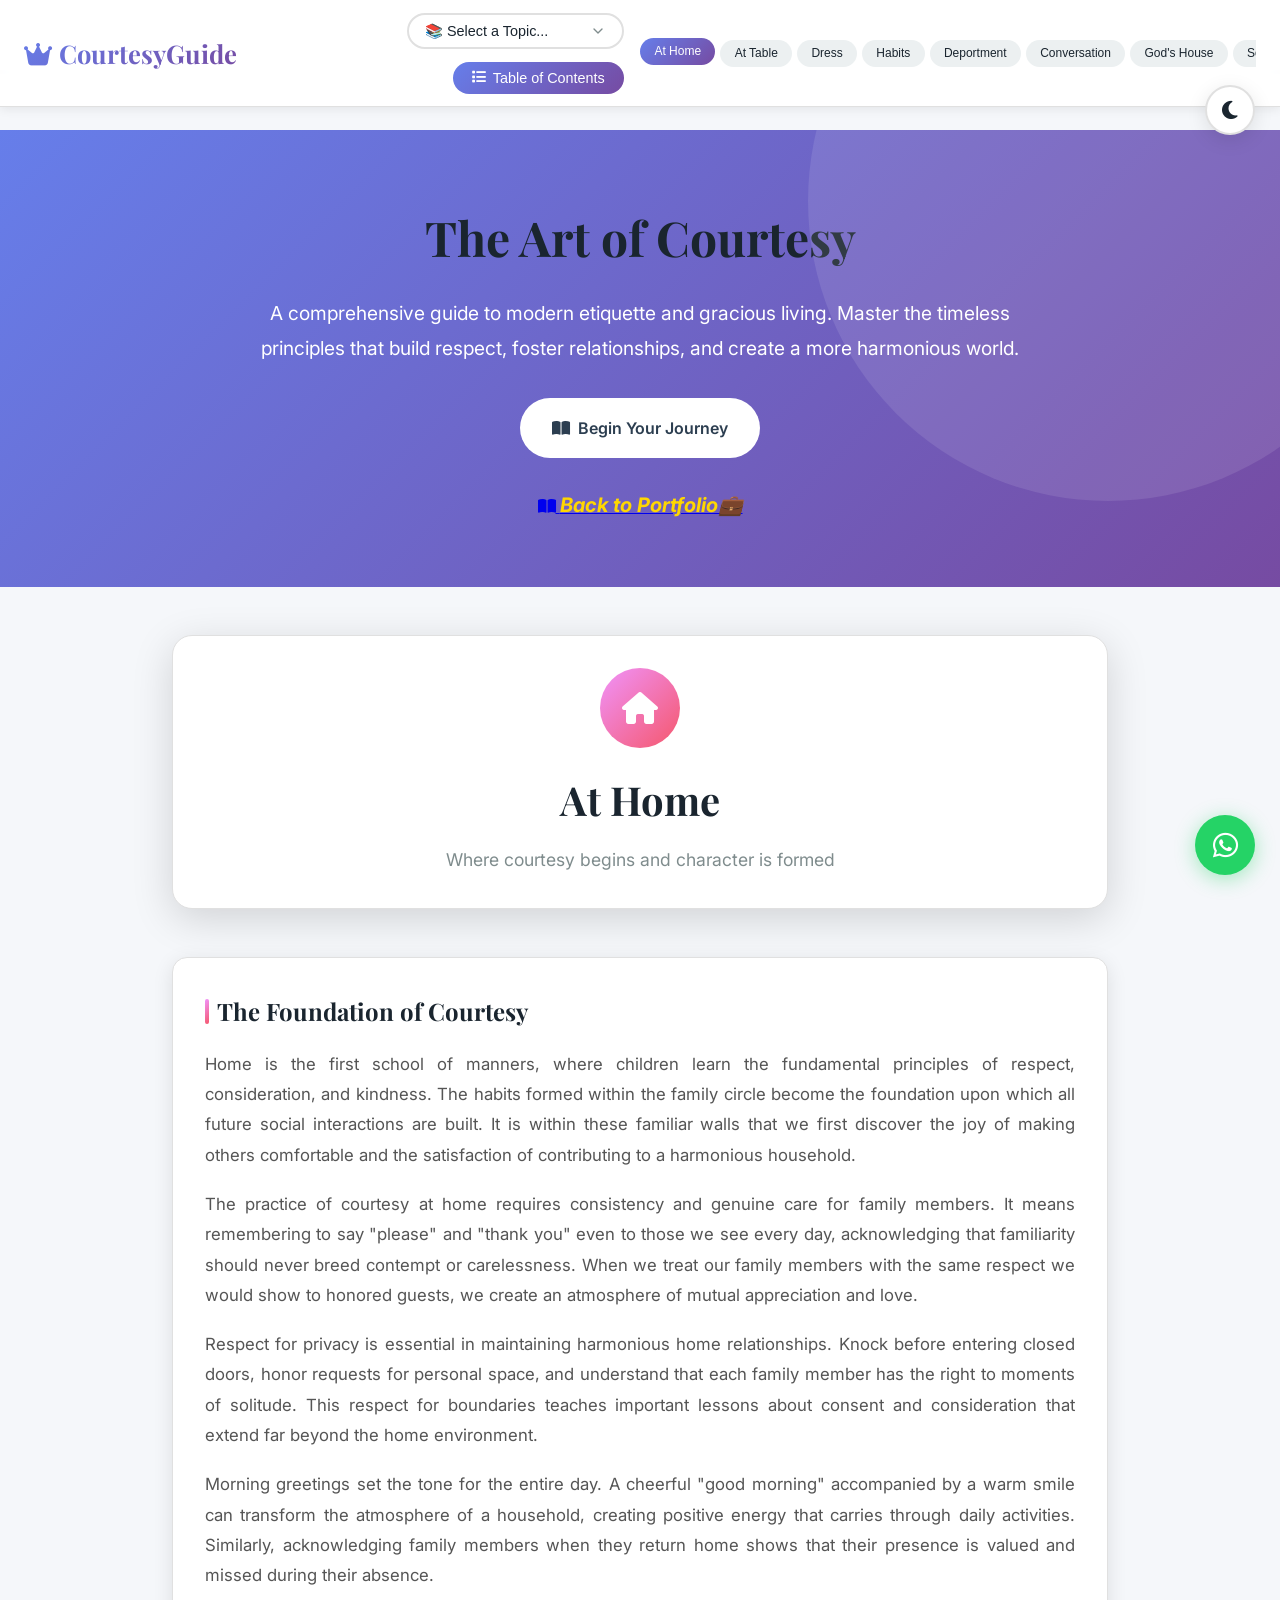
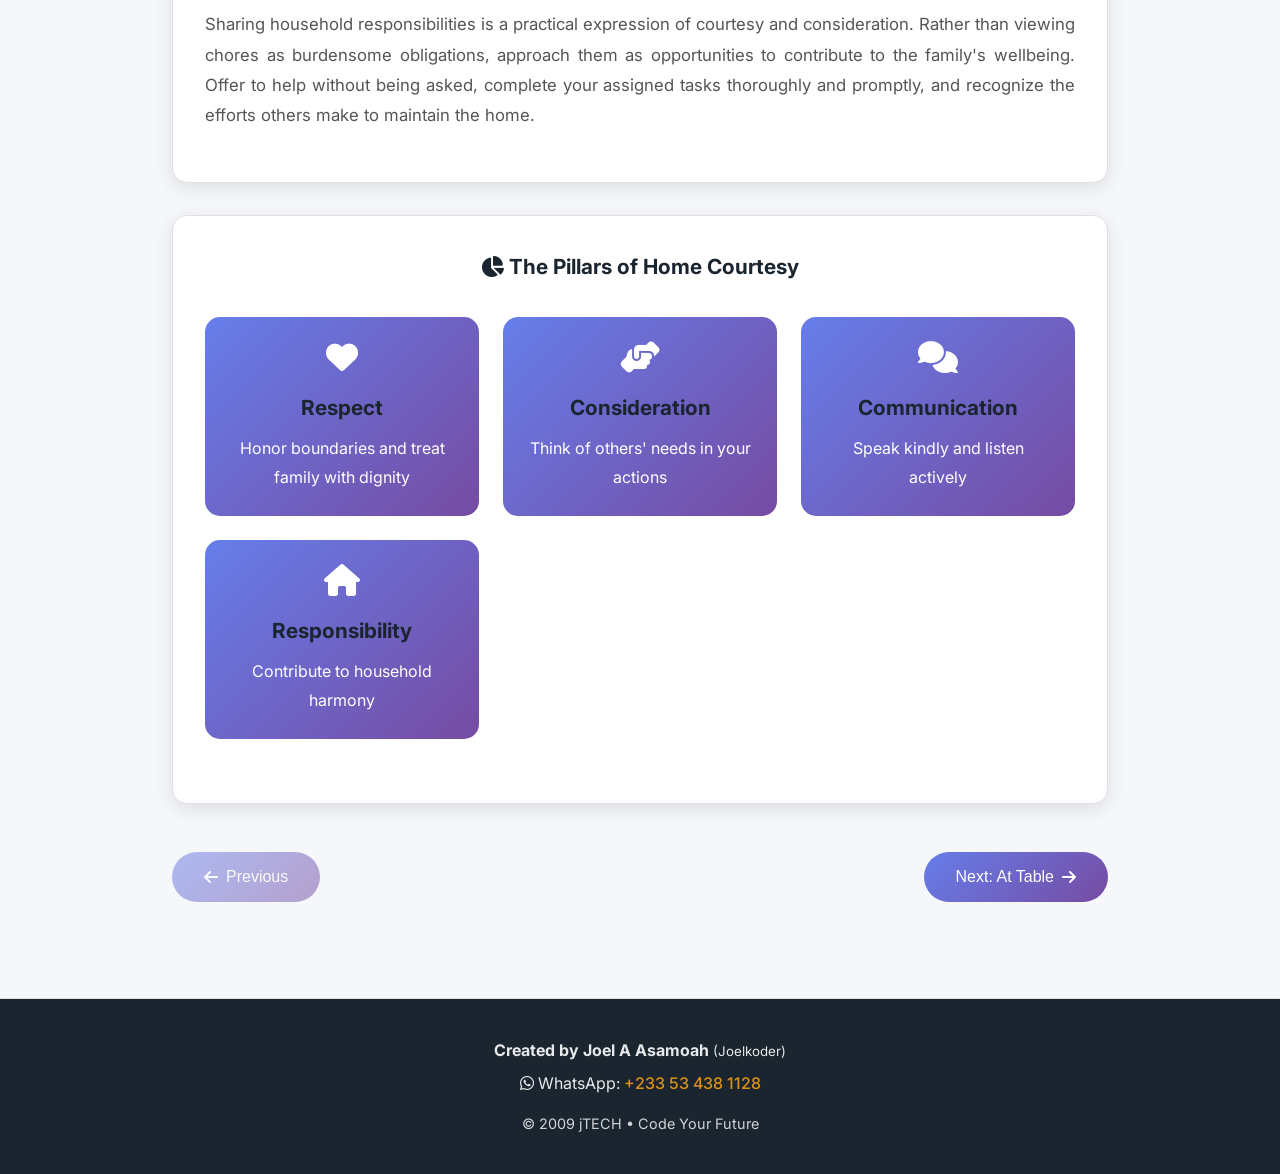
<file: Courtesy.html>
<!DOCTYPE html>
<html lang="en">
<head>
    <meta charset="UTF-8">
    <meta name="viewport" content="width=device-width, initial-scale=1.0">
    <title>The Art of Courtesy - A Modern Guide to Etiquette</title>
    <link href="https://fonts.googleapis.com/css2?family=Playfair+Display:wght@400;700&family=Inter:wght@300;400;500;600&display=swap" rel="stylesheet">
    <link rel="stylesheet" href="https://cdnjs.cloudflare.com/ajax/libs/font-awesome/6.4.0/css/all.min.css">
    
    <style>
        :root {
            /* Light Theme (Default) */
            --primary: #2c3e50;
            --secondary: #e74c3c;
            --accent: #3498db;
            --gold: #f39c12;
            --light: #ecf0f1;
            --dark: #1a252f;
            --bg-body: #f5f7fa;
            --bg-card: #ffffff;
            --bg-nav: rgba(255, 255, 255, 0.95);
            --text-primary: #1a252f;
            --text-secondary: #555555;
            --text-muted: #7f8c8d;
            --border-color: #e0e0e0;
            --shadow-sm: 0 2px 10px rgba(0,0,0,0.08);
            --shadow-md: 0 5px 20px rgba(0,0,0,0.1);
            --shadow-lg: 0 10px 40px rgba(0,0,0,0.15);
            --gradient-1: linear-gradient(135deg, #667eea 0%, #764ba2 100%);
            --gradient-2: linear-gradient(135deg, #f093fb 0%, #f5576c 100%);
            --gradient-3: linear-gradient(135deg, #4facfe 0%, #00f2fe 100%);
            --toc-bg: #ffffff;
            --toc-hover: linear-gradient(135deg, #667eea 0%, #764ba2 100%);
            --footer-bg: #1a252f;
            --footer-text: #ffffff;
            --whatsapp-bg: #25D366;
            --whatsapp-shadow: rgba(37, 211, 102, 0.4);
            --highlight-bg: linear-gradient(135deg, #f5f7fa 0%, #c3cfe2 100%);
            --highlight-border: var(--accent);
        }

        /* Dark Theme */
        [data-theme="dark"] {
            --primary: #ecf0f1;
            --secondary: #e74c3c;
            --accent: #5dade2;
            --gold: #f1c40f;
            --light: #2c3e50;
            --dark: #f8f9fa;
            --bg-body: #0f1419;
            --bg-card: #1a232e;
            --bg-nav: rgba(26, 35, 46, 0.95);
            --text-primary: #f8f9fa;
            --text-secondary: #bdc3c7;
            --text-muted: #95a5a6;
            --border-color: #34495e;
            --shadow-sm: 0 2px 10px rgba(0,0,0,0.3);
            --shadow-md: 0 5px 20px rgba(0,0,0,0.4);
            --shadow-lg: 0 10px 40px rgba(0,0,0,0.5);
            --gradient-1: linear-gradient(135deg, #4a567a 0%, #5a4a7a 100%);
            --gradient-2: linear-gradient(135deg, #7a4a6a 0%, #8a4a5a 100%);
            --gradient-3: linear-gradient(135deg, #3a5a7a 0%, #2a6a7a 100%);
            --toc-bg: #1a232e;
            --toc-hover: linear-gradient(135deg, #4a567a 0%, #5a4a7a 100%);
            --footer-bg: #0a0f14;
            --footer-text: #ecf0f1;
            --whatsapp-bg: #128C7E;
            --whatsapp-shadow: rgba(18, 140, 126, 0.5);
            --highlight-bg: linear-gradient(135deg, #1a232e 0%, #2c3e50 100%);
            --highlight-border: var(--accent);
        }

        * { margin: 0; padding: 0; box-sizing: border-box; transition: background-color 0.3s ease, color 0.3s ease, border-color 0.3s ease; }

        body {
            font-family: 'Inter', sans-serif;
            background: var(--bg-body);
            color: var(--text-primary);
            line-height: 1.8;
            overflow-x: hidden;
        }

        h1, h2, h3 { font-family: 'Playfair Display', serif; color: var(--text-primary); }

        /* ========== DARK MODE TOGGLE ========== */
        .theme-toggle {
            position: fixed;
            top: 85px;
            right: 25px;
            width: 50px;
            height: 50px;
            border-radius: 50%;
            background: var(--bg-card);
            border: 2px solid var(--border-color);
            display: flex;
            align-items: center;
            justify-content: center;
            cursor: pointer;
            z-index: 1001;
            box-shadow: var(--shadow-md);
            transition: all 0.3s ease;
        }

        .theme-toggle:hover {
            transform: rotate(15deg) scale(1.05);
            box-shadow: var(--shadow-lg);
        }

        .theme-toggle i {
            font-size: 1.3rem;
            color: var(--text-primary);
            transition: transform 0.5s ease;
        }

        .theme-toggle.sun-mode i { transform: rotate(0deg); }
        .theme-toggle.moon-mode i { transform: rotate(180deg); }

        /* ========== NAVIGATION STYLES ========== */
        .nav-container {
            position: fixed;
            top: 0;
            width: 100%;
            background: var(--bg-nav);
            backdrop-filter: blur(10px);
            box-shadow: var(--shadow-sm);
            z-index: 1000;
            padding: 0.8rem 0;
            border-bottom: 1px solid var(--border-color);
        }

        .nav-content {
            max-width: 1400px;
            margin: 0 auto;
            padding: 0 1.5rem;
            display: flex;
            justify-content: space-between;
            align-items: center;
            gap: 1rem;
            flex-wrap: wrap;
        }

        .logo {
            font-family: 'Playfair Display', serif;
            font-size: 1.6rem;
            font-weight: 700;
            background: var(--gradient-1);
            -webkit-background-clip: text;
            -webkit-text-fill-color: transparent;
            white-space: nowrap;
        }

        .nav-controls {
            display: flex;
            align-items: center;
            gap: 0.8rem;
            flex-wrap: wrap;
            flex: 1;
            justify-content: flex-end;
            min-width: 300px;
        }

        .chapter-select-wrapper {
            position: relative;
            min-width: 200px;
        }

        .chapter-select {
            width: 100%;
            padding: 0.5rem 2.5rem 0.5rem 1rem;
            border: 2px solid var(--border-color);
            border-radius: 25px;
            background: var(--bg-card);
            color: var(--text-primary);
            font-size: 0.9rem;
            cursor: pointer;
            transition: all 0.3s;
            appearance: none;
            background-image: url("data:image/svg+xml,%3Csvg xmlns='http://www.w3.org/2000/svg' width='16' height='16' viewBox='0 0 24 24' fill='none' stroke='%237f8c8d' stroke-width='2' stroke-linecap='round' stroke-linejoin='round'%3E%3Cpolyline points='6 9 12 15 18 9'%3E%3C/polyline%3E%3C/svg%3E");
            background-repeat: no-repeat;
            background-position: right 1rem center;
        }

        .chapter-select:focus {
            outline: none;
            border-color: var(--accent);
            box-shadow: 0 0 0 3px rgba(52, 152, 219, 0.2);
        }

        .toc-btn {
            padding: 0.5rem 1.2rem;
            background: var(--gradient-1);
            color: white;
            border: none;
            border-radius: 25px;
            cursor: pointer;
            font-size: 0.9rem;
            font-weight: 500;
            display: flex;
            align-items: center;
            gap: 0.4rem;
            transition: all 0.3s;
            white-space: nowrap;
        }

        .toc-btn:hover {
            transform: translateY(-2px);
            box-shadow: 0 5px 20px rgba(102, 126, 234, 0.4);
        }

        .nav-menu {
            display: flex;
            gap: 0.3rem;
            flex-wrap: nowrap;
            overflow-x: auto;
            padding: 0.3rem 0;
            scrollbar-width: thin;
            scrollbar-color: var(--accent) transparent;
            max-width: 50%;
        }

        .nav-menu::-webkit-scrollbar { height: 4px; }
        .nav-menu::-webkit-scrollbar-track { background: transparent; }
        .nav-menu::-webkit-scrollbar-thumb { background: var(--accent); border-radius: 2px; }

        .nav-btn {
            padding: 0.4rem 0.9rem;
            border: none;
            background: var(--light);
            color: var(--text-primary);
            border-radius: 20px;
            cursor: pointer;
            transition: all 0.3s;
            font-size: 0.75rem;
            white-space: nowrap;
            flex-shrink: 0;
        }

        .nav-btn:hover, .nav-btn.active {
            background: var(--gradient-1);
            color: white;
            transform: translateY(-2px);
        }

        /* ========== TABLE OF CONTENTS MODAL ========== */
        .toc-overlay {
            position: fixed;
            top: 0;
            left: 0;
            width: 100%;
            height: 100%;
            background: rgba(0,0,0,0.7);
            display: none;
            justify-content: flex-end;
            z-index: 2000;
            animation: fadeIn 0.3s ease;
        }

        .toc-overlay.active { display: flex; }

        .toc-panel {
            width: 100%;
            max-width: 400px;
            background: var(--toc-bg);
            height: 100%;
            padding: 2rem;
            overflow-y: auto;
            box-shadow: -5px 0 30px rgba(0,0,0,0.3);
            animation: slideIn 0.3s ease;
            border-left: 1px solid var(--border-color);
        }

        .toc-header {
            display: flex;
            justify-content: space-between;
            align-items: center;
            margin-bottom: 1.5rem;
            padding-bottom: 1rem;
            border-bottom: 2px solid var(--border-color);
        }

        .toc-header h3 {
            font-size: 1.5rem;
            color: var(--text-primary);
        }

        .toc-close {
            background: none;
            border: none;
            font-size: 1.5rem;
            cursor: pointer;
            color: var(--text-primary);
            transition: transform 0.3s;
        }

        .toc-close:hover { transform: rotate(90deg); color: var(--secondary); }

        .toc-search {
            position: relative;
            margin-bottom: 1.5rem;
        }

        .toc-search input {
            width: 100%;
            padding: 0.8rem 1rem 0.8rem 2.5rem;
            border: 2px solid var(--border-color);
            border-radius: 25px;
            font-size: 0.95rem;
            background: var(--bg-card);
            color: var(--text-primary);
            transition: border-color 0.3s;
        }

        .toc-search input:focus {
            outline: none;
            border-color: var(--accent);
        }

        .toc-search i {
            position: absolute;
            left: 1rem;
            top: 50%;
            transform: translateY(-50%);
            color: var(--text-muted);
        }

        .toc-list { list-style: none; }
        .toc-item { margin-bottom: 0.5rem; }

        .toc-link {
            display: flex;
            align-items: center;
            gap: 0.8rem;
            padding: 0.9rem 1.2rem;
            background: var(--light);
            border-radius: 12px;
            text-decoration: none;
            color: var(--text-primary);
            font-weight: 500;
            transition: all 0.3s;
            border-left: 4px solid transparent;
        }

        .toc-link:hover, .toc-link.active {
            background: var(--toc-hover);
            color: white;
            border-left-color: var(--gold);
            transform: translateX(5px);
        }

        .toc-link .chapter-num {
            background: var(--bg-card);
            color: var(--primary);
            width: 28px;
            height: 28px;
            border-radius: 50%;
            display: flex;
            align-items: center;
            justify-content: center;
            font-size: 0.85rem;
            font-weight: 700;
            flex-shrink: 0;
        }

        .toc-link:hover .chapter-num,
        .toc-link.active .chapter-num {
            background: var(--gold);
            color: var(--dark);
        }

        .toc-link .chapter-title { flex: 1; text-align: left; }
        .toc-link .chapter-icon { color: var(--accent); font-size: 1.1rem; }
        .toc-link:hover .chapter-icon, .toc-link.active .chapter-icon { color: white; }

        .toc-no-results {
            text-align: center;
            padding: 2rem;
            color: var(--text-muted);
            display: none;
        }

        .toc-no-results.active { display: block; }

        /* ========== PROGRESS BAR ========== */
        .progress-bar {
            position: fixed;
            top: 70px;
            left: 0;
            width: 100%;
            height: 4px;
            background: var(--border-color);
            z-index: 999;
        }

        .progress-fill {
            height: 100%;
            background: var(--gradient-1);
            width: 0%;
            transition: width 0.3s;
        }

        /* ========== HERO & CONTENT ========== */
        .hero {
            margin-top: 130px;
            padding: 4rem 2rem;
            background: var(--gradient-1);
            color: white;
            text-align: center;
            position: relative;
            overflow: hidden;
        }

        .hero::before {
            content: '';
            position: absolute;
            top: -50%;
            right: -10%;
            width: 600px;
            height: 600px;
            background: rgba(255,255,255,0.1);
            border-radius: 50%;
        }

        .hero h1 {
            font-size: 3rem;
            margin-bottom: 1rem;
            animation: fadeInUp 1s ease;
        }

        .hero p {
            font-size: 1.2rem;
            max-width: 800px;
            margin: 0 auto 2rem;
            opacity: 0.95;
            animation: fadeInUp 1s ease 0.2s both;
        }

        .hero-cta {
            display: inline-flex;
            align-items: center;
            gap: 0.5rem;
            padding: 1rem 2rem;
            background: white;
            color: var(--primary);
            border-radius: 50px;
            text-decoration: none;
            font-weight: 600;
            transition: transform 0.3s;
            animation: fadeInUp 1s ease 0.4s both;
        }

        .hero-cta:hover {
            transform: translateY(-3px);
            box-shadow: 0 10px 30px rgba(0,0,0,0.2);
        }

        .chapter-container {
            max-width: 1000px;
            margin: 0 auto;
            padding: 3rem 2rem;
            display: none;
        }

        .chapter-container.active { display: block; animation: fadeIn 0.5s ease; }

        .chapter-header {
            text-align: center;
            margin-bottom: 3rem;
            padding: 2rem;
            background: var(--bg-card);
            border-radius: 20px;
            box-shadow: var(--shadow-lg);
            border: 1px solid var(--border-color);
        }

        .chapter-icon {
            width: 80px;
            height: 80px;
            background: var(--gradient-2);
            border-radius: 50%;
            display: flex;
            align-items: center;
            justify-content: center;
            margin: 0 auto 1rem;
            font-size: 2rem;
            color: white;
        }

        .chapter-header h2 {
            font-size: 2.5rem;
            color: var(--text-primary);
            margin-bottom: 0.5rem;
        }

        .chapter-header .subtitle {
            color: var(--text-muted);
            font-size: 1.1rem;
        }

        .content-section {
            background: var(--bg-card);
            padding: 2rem;
            margin-bottom: 2rem;
            border-radius: 15px;
            box-shadow: var(--shadow-md);
            transition: transform 0.3s;
            border: 1px solid var(--border-color);
        }

        .content-section:hover {
            transform: translateY(-5px);
            box-shadow: var(--shadow-lg);
        }

        .content-section h3 {
            color: var(--text-primary);
            font-size: 1.5rem;
            margin-bottom: 1rem;
            display: flex;
            align-items: center;
            gap: 0.5rem;
        }

        .content-section h3::before {
            content: '';
            width: 4px;
            height: 25px;
            background: var(--gradient-2);
            border-radius: 2px;
        }

        .content-section p {
            margin-bottom: 1.2rem;
            text-align: justify;
            color: var(--text-secondary);
            font-size: 1.05rem;
        }

        .highlight-box {
            background: var(--highlight-bg);
            padding: 1.5rem;
            border-left: 4px solid var(--highlight-border);
            border-radius: 10px;
            margin: 1.5rem 0;
            border: 1px solid var(--border-color);
        }

        .diagram-container {
            background: var(--bg-card);
            padding: 2rem;
            margin: 2rem 0;
            border-radius: 15px;
            box-shadow: var(--shadow-md);
            text-align: center;
            border: 1px solid var(--border-color);
        }

        .diagram-container h4 {
            margin-bottom: 1.5rem;
            color: var(--text-primary);
            font-size: 1.3rem;
        }

        .table-setting {
            display: grid;
            grid-template-columns: repeat(3, 1fr);
            gap: 1rem;
            max-width: 500px;
            margin: 0 auto;
            padding: 2rem;
            background: var(--light);
            border-radius: 15px;
            border: 1px solid var(--border-color);
        }

        .table-item {
            padding: 1rem;
            background: var(--bg-card);
            border-radius: 10px;
            box-shadow: var(--shadow-sm);
            text-align: center;
            border: 1px solid var(--border-color);
        }

        .table-item i {
            font-size: 2rem;
            color: var(--accent);
            margin-bottom: 0.5rem;
        }

        @keyframes fadeInUp {
            from { opacity: 0; transform: translateY(30px); }
            to { opacity: 1; transform: translateY(0); }
        }

        @keyframes fadeIn {
            from { opacity: 0; }
            to { opacity: 1; }
        }

        @keyframes slideIn {
            from { transform: translateX(100%); }
            to { transform: translateX(0); }
        }

        @media (max-width: 768px) {
            .nav-content { padding: 0 1rem; }
            .hero { margin-top: 150px; }
            .hero h1 { font-size: 2rem; }
            .chapter-header h2 { font-size: 1.8rem; }
            .nav-menu { display: none; }
            .content-section { padding: 1.5rem; }
            .toc-panel { max-width: 100%; }
            .nav-controls { justify-content: center; }
            .theme-toggle { top: 80px; right: 15px; width: 45px; height: 45px; }
        }

        .chapter-nav {
            display: flex;
            justify-content: space-between;
            margin-top: 3rem;
            gap: 1rem;
        }

        .nav-chapter-btn {
            padding: 1rem 2rem;
            background: var(--gradient-1);
            color: white;
            border: none;
            border-radius: 50px;
            cursor: pointer;
            font-size: 1rem;
            transition: all 0.3s;
            display: flex;
            align-items: center;
            gap: 0.5rem;
        }

        .nav-chapter-btn:hover {
            transform: translateY(-3px);
            box-shadow: 0 10px 30px rgba(102, 126, 234, 0.4);
        }

        .nav-chapter-btn:disabled {
            opacity: 0.5;
            cursor: not-allowed;
        }

        .quick-tips {
            display: grid;
            grid-template-columns: repeat(auto-fit, minmax(200px, 1fr));
            gap: 1.5rem;
            margin: 2rem 0;
        }

        .tip-card {
            background: var(--gradient-1);
            color: white;
            padding: 1.5rem;
            border-radius: 15px;
            transition: transform 0.3s;
        }

        .tip-card:hover { transform: translateY(-5px); }
        .tip-card i { font-size: 2rem; margin-bottom: 1rem; }
        .tip-card h4 { margin-bottom: 0.5rem; }

        .divider {
            height: 3px;
            background: var(--gradient-1);
            border: none;
            margin: 3rem 0;
            border-radius: 3px;
        }

        .quote-box {
            font-family: 'Playfair Display', serif;
            font-size: 1.5rem;
            font-style: italic;
            text-align: center;
            padding: 3rem 2rem;
            background: var(--light);
            border-radius: 15px;
            margin: 2rem 0;
            position: relative;
            border: 1px solid var(--border-color);
        }

        .quote-box::before,
        .quote-box::after {
            content: '"';
            font-size: 4rem;
            color: var(--accent);
            position: absolute;
            opacity: 0.3;
        }

        .quote-box::before { top: 10px; left: 20px; }
        .quote-box::after { bottom: -20px; right: 20px; }

        .etiquette-grid {
            display: grid;
            grid-template-columns: repeat(auto-fit, minmax(250px, 1fr));
            gap: 1.5rem;
            margin: 2rem 0;
        }

        .etiquette-item {
            background: var(--bg-card);
            padding: 1.5rem;
            border-radius: 10px;
            border-left: 4px solid var(--gold);
            box-shadow: var(--shadow-sm);
            border: 1px solid var(--border-color);
        }

        .etiquette-item h4 {
            color: var(--text-primary);
            margin-bottom: 0.5rem;
        }

        /* Footer & WhatsApp */
        .site-footer {
            background: var(--footer-bg);
            color: var(--footer-text);
            text-align: center;
            padding: 2rem;
            margin-top: 3rem;
            border-top: 1px solid var(--border-color);
        }

        .site-footer p { margin: 0.3rem 0; opacity: 0.9; }
        .site-footer a { color: var(--gold); text-decoration: none; font-weight: 500; }
        .site-footer a:hover { text-decoration: underline; }

        .whatsapp-float {
            position: fixed;
            width: 60px;
            height: 60px;
            bottom: 25px;
            right: 25px;
            background: var(--whatsapp-bg);
            color: white;
            border-radius: 50px;
            text-align: center;
            box-shadow: 0 4px 20px var(--whatsapp-shadow);
            z-index: 1000;
            display: flex;
            align-items: center;
            justify-content: center;
            font-size: 1.8rem;
            text-decoration: none;
            transition: all 0.3s ease;
            animation: pulse 2s infinite;
        }

        .whatsapp-float:hover {
            transform: scale(1.1);
            box-shadow: 0 6px 25px var(--whatsapp-shadow);
        }

        .whatsapp-tooltip {
            position: fixed;
            bottom: 95px;
            right: 25px;
            background: var(--footer-bg);
            color: var(--footer-text);
            padding: 0.5rem 1rem;
            border-radius: 8px;
            font-size: 0.85rem;
            white-space: nowrap;
            opacity: 0;
            transition: opacity 0.3s;
            pointer-events: none;
            z-index: 999;
            border: 1px solid var(--border-color);
        }

        .whatsapp-float:hover + .whatsapp-tooltip { opacity: 1; }

        @keyframes pulse {
            0% { box-shadow: 0 0 0 0 rgba(37, 211, 102, 0.7); }
            70% { box-shadow: 0 0 0 15px rgba(37, 211, 102, 0); }
            100% { box-shadow: 0 0 0 0 rgba(37, 211, 102, 0); }
        }

        @media (max-width: 768px) {
            .whatsapp-float {
                width: 55px;
                height: 55px;
                bottom: 20px;
                right: 20px;
                font-size: 1.5rem;
            }
            .whatsapp-tooltip {
                bottom: 85px;
                right: 20px;
                font-size: 0.8rem;
            }
        }

        .keyboard-hint {
            font-size: 0.75rem;
            color: var(--text-muted);
            text-align: center;
            margin-top: 0.5rem;
            opacity: 0.8;
        }
    </style>
</head>
<body>

    <div class="progress-bar">
        <div class="progress-fill" id="progressFill"></div>
    </div>

    <!-- Dark Mode Toggle -->
    <button class="theme-toggle sun-mode" id="themeToggle" title="Toggle dark mode" onclick="toggleTheme()">
        <i class="fas fa-moon"></i>
    </button>

    <!-- WhatsApp Button -->
    <a href="https://wa.me/233534381128" class="whatsapp-float" target="_blank" title="Chat on WhatsApp">
        <i class="fab fa-whatsapp"></i>
    </a>
    <span class="whatsapp-tooltip">Chat with us on WhatsApp</span>

    <!-- Enhanced Navigation -->
    <nav class="nav-container">
        <div class="nav-content">
            <div class="logo"><i class="fas fa-crown"></i> CourtesyGuide</div>
            
            <div class="nav-controls">
                <div class="chapter-select-wrapper">
                    <select class="chapter-select" id="chapterDropdown" onchange="navigateToChapter(this.value)">
                        <option value="">📚 Select a Topic...</option>
                        <option value="0">🏠 At Home</option>
                        <option value="1">🍽️ At Table</option>
                        <option value="2">👔 Clearness and Dress</option>
                        <option value="3">🔄 Personal Habits</option>
                        <option value="4">🚶 Deportment</option>
                        <option value="5">💬 Conversation</option>
                        <option value="6">⛪ God's House</option>
                        <option value="7">🎓 At School</option>
                        <option value="8">🏢 Extras For Boarders</option>
                        <option value="9">⚽ On The Sport Field</option>
                        <option value="10">🎮 Pastime</option>
                        <option value="11">🏙️ In Public</option>
                        <option value="12">✈️ Traveling</option>
                        <option value="13">🤝 Visits To Friends</option>
                        <option value="14">✉️ Letters</option>
                        <option value="15">🇺🇸 Civic Spirit</option>
                        <option value="16">🎯 Before We Go</option>
                    </select>
                </div>
                <button class="toc-btn" onclick="toggleTOC()">
                    <i class="fas fa-list"></i> Table of Contents
                </button>
            </div>

            <div class="nav-menu" id="navMenu">
                <button class="nav-btn active" onclick="showChapter(0)">At Home</button>
                <button class="nav-btn" onclick="showChapter(1)">At Table</button>
                <button class="nav-btn" onclick="showChapter(2)">Dress</button>
                <button class="nav-btn" onclick="showChapter(3)">Habits</button>
                <button class="nav-btn" onclick="showChapter(4)">Deportment</button>
                <button class="nav-btn" onclick="showChapter(5)">Conversation</button>
                <button class="nav-btn" onclick="showChapter(6)">God's House</button>
                <button class="nav-btn" onclick="showChapter(7)">School</button>
                <button class="nav-btn" onclick="showChapter(8)">Boarders</button>
                <button class="nav-btn" onclick="showChapter(9)">Sports</button>
                <button class="nav-btn" onclick="showChapter(10)">Pastime</button>
                <button class="nav-btn" onclick="showChapter(11)">Public</button>
                <button class="nav-btn" onclick="showChapter(12)">Traveling</button>
                <button class="nav-btn" onclick="showChapter(13)">Visits</button>
                <button class="nav-btn" onclick="showChapter(14)">Letters</button>
                <button class="nav-btn" onclick="showChapter(15)">Civic</button>
                <button class="nav-btn" onclick="showChapter(16)">Conclusion</button>
            </div>
        </div>
    </nav>

    <!-- Table of Contents Modal -->
    <div class="toc-overlay" id="tocOverlay" onclick="closeTOC(event)">
        <div class="toc-panel" onclick="event.stopPropagation()">
            <div class="toc-header">
                <h3><i class="fas fa-book"></i> Table of Contents</h3>
                <button class="toc-close" onclick="toggleTOC()">&times;</button>
            </div>
            <div class="toc-search">
                <i class="fas fa-search"></i>
                <input type="text" id="tocSearch" placeholder="Search topics..." onkeyup="filterTOC()">
            </div>
            <ul class="toc-list" id="tocList">
                <li class="toc-item"><a href="#" class="toc-link active" onclick="showChapter(0); toggleTOC(); return false;"><span class="chapter-num">1</span><i class="chapter-icon fas fa-home"></i><span class="chapter-title">At Home</span></a></li>
                <li class="toc-item"><a href="#" class="toc-link" onclick="showChapter(1); toggleTOC(); return false;"><span class="chapter-num">2</span><i class="chapter-icon fas fa-utensils"></i><span class="chapter-title">At Table</span></a></li>
                <li class="toc-item"><a href="#" class="toc-link" onclick="showChapter(2); toggleTOC(); return false;"><span class="chapter-num">3</span><i class="chapter-icon fas fa-tshirt"></i><span class="chapter-title">Clearness and Dress</span></a></li>
                <li class="toc-item"><a href="#" class="toc-link" onclick="showChapter(3); toggleTOC(); return false;"><span class="chapter-num">4</span><i class="chapter-icon fas fa-user-check"></i><span class="chapter-title">Personal Habits</span></a></li>
                <li class="toc-item"><a href="#" class="toc-link" onclick="showChapter(4); toggleTOC(); return false;"><span class="chapter-num">5</span><i class="chapter-icon fas fa-walking"></i><span class="chapter-title">Deportment</span></a></li>
                <li class="toc-item"><a href="#" class="toc-link" onclick="showChapter(5); toggleTOC(); return false;"><span class="chapter-num">6</span><i class="chapter-icon fas fa-comments"></i><span class="chapter-title">Conversation</span></a></li>
                <li class="toc-item"><a href="#" class="toc-link" onclick="showChapter(6); toggleTOC(); return false;"><span class="chapter-num">7</span><i class="chapter-icon fas fa-church"></i><span class="chapter-title">God's House</span></a></li>
                <li class="toc-item"><a href="#" class="toc-link" onclick="showChapter(7); toggleTOC(); return false;"><span class="chapter-num">8</span><i class="chapter-icon fas fa-graduation-cap"></i><span class="chapter-title">At School</span></a></li>
                <li class="toc-item"><a href="#" class="toc-link" onclick="showChapter(8); toggleTOC(); return false;"><span class="chapter-num">9</span><i class="chapter-icon fas fa-building"></i><span class="chapter-title">Extras For Boarders</span></a></li>
                <li class="toc-item"><a href="#" class="toc-link" onclick="showChapter(9); toggleTOC(); return false;"><span class="chapter-num">10</span><i class="chapter-icon fas fa-futbol"></i><span class="chapter-title">On The Sport Field</span></a></li>
                <li class="toc-item"><a href="#" class="toc-link" onclick="showChapter(10); toggleTOC(); return false;"><span class="chapter-num">11</span><i class="chapter-icon fas fa-gamepad"></i><span class="chapter-title">Pastime</span></a></li>
                <li class="toc-item"><a href="#" class="toc-link" onclick="showChapter(11); toggleTOC(); return false;"><span class="chapter-num">12</span><i class="chapter-icon fas fa-city"></i><span class="chapter-title">In Public</span></a></li>
                <li class="toc-item"><a href="#" class="toc-link" onclick="showChapter(12); toggleTOC(); return false;"><span class="chapter-num">13</span><i class="chapter-icon fas fa-plane"></i><span class="chapter-title">Traveling</span></a></li>
                <li class="toc-item"><a href="#" class="toc-link" onclick="showChapter(13); toggleTOC(); return false;"><span class="chapter-num">14</span><i class="chapter-icon fas fa-handshake"></i><span class="chapter-title">Visits To Friends</span></a></li>
                <li class="toc-item"><a href="#" class="toc-link" onclick="showChapter(14); toggleTOC(); return false;"><span class="chapter-num">15</span><i class="chapter-icon fas fa-envelope-open-text"></i><span class="chapter-title">Letters</span></a></li>
                <li class="toc-item"><a href="#" class="toc-link" onclick="showChapter(15); toggleTOC(); return false;"><span class="chapter-num">16</span><i class="chapter-icon fas fa-flag-usa"></i><span class="chapter-title">Civic Spirit</span></a></li>
                <li class="toc-item"><a href="#" class="toc-link" onclick="showChapter(16); toggleTOC(); return false;"><span class="chapter-num">17</span><i class="chapter-icon fas fa-road"></i><span class="chapter-title">Before We Go</span></a></li>
            </ul>
            <div class="toc-no-results" id="tocNoResults">
                <i class="fas fa-search" style="font-size: 2rem; margin-bottom: 1rem; opacity: 0.5;"></i>
                <p>No topics found matching your search.</p>
            </div>
            <p class="keyboard-hint"><i class="fas fa-keyboard"></i> Tip: Use ← → arrow keys to navigate chapters</p>
        </div>
    </div>

    <section class="hero">
        <h1>The Art of Courtesy</h1>
        <p>A comprehensive guide to modern etiquette and gracious living. Master the timeless principles that build respect, foster relationships, and create a more harmonious world.</p>
        <a href="#" class="hero-cta" onclick="showChapter(0); return false;">
            <i class="fas fa-book-open"></i> Begin Your Journey
        </a>
        <br><br>
        <a href="index.html">
            <i class="fas fa-book-open"></i> <b><i><span style="font-size:20px; color:gold">Back to Portfolio💼</span></i></b>
        </a>            
    </section>

    <!-- ========== COMPLETE CHAPTERS WITH FULL CONTENT ========== -->
    
    <!-- Chapter 1: At Home -->
    <div class="chapter-container active" id="chapter-0">
        <div class="chapter-header">
            <div class="chapter-icon"><i class="fas fa-home"></i></div>
            <h2>At Home</h2>
            <p class="subtitle">Where courtesy begins and character is formed</p>
        </div>
        <div class="content-section">
            <h3>The Foundation of Courtesy</h3>
            <p>Home is the first school of manners, where children learn the fundamental principles of respect, consideration, and kindness. The habits formed within the family circle become the foundation upon which all future social interactions are built. It is within these familiar walls that we first discover the joy of making others comfortable and the satisfaction of contributing to a harmonious household.</p>
            <p>The practice of courtesy at home requires consistency and genuine care for family members. It means remembering to say "please" and "thank you" even to those we see every day, acknowledging that familiarity should never breed contempt or carelessness. When we treat our family members with the same respect we would show to honored guests, we create an atmosphere of mutual appreciation and love.</p>
            <p>Respect for privacy is essential in maintaining harmonious home relationships. Knock before entering closed doors, honor requests for personal space, and understand that each family member has the right to moments of solitude. This respect for boundaries teaches important lessons about consent and consideration that extend far beyond the home environment.</p>
            <p>Morning greetings set the tone for the entire day. A cheerful "good morning" accompanied by a warm smile can transform the atmosphere of a household, creating positive energy that carries through daily activities. Similarly, acknowledging family members when they return home shows that their presence is valued and missed during their absence.</p>
            <p>Sharing household responsibilities is a practical expression of courtesy and consideration. Rather than viewing chores as burdensome obligations, approach them as opportunities to contribute to the family's wellbeing. Offer to help without being asked, complete your assigned tasks thoroughly and promptly, and recognize the efforts others make to maintain the home.</p>
        </div>
        <div class="diagram-container">
            <h4><i class="fas fa-chart-pie"></i> The Pillars of Home Courtesy</h4>
            <div class="quick-tips">
                <div class="tip-card"><i class="fas fa-heart"></i><h4>Respect</h4><p>Honor boundaries and treat family with dignity</p></div>
                <div class="tip-card"><i class="fas fa-hands-helping"></i><h4>Consideration</h4><p>Think of others' needs in your actions</p></div>
                <div class="tip-card"><i class="fas fa-comments"></i><h4>Communication</h4><p>Speak kindly and listen actively</p></div>
                <div class="tip-card"><i class="fas fa-home"></i><h4>Responsibility</h4><p>Contribute to household harmony</p></div>
            </div>
        </div>
        <div class="chapter-nav">
            <button class="nav-chapter-btn" disabled><i class="fas fa-arrow-left"></i> Previous</button>
            <button class="nav-chapter-btn" onclick="showChapter(1)">Next: At Table <i class="fas fa-arrow-right"></i></button>
        </div>
    </div>

    <!-- Chapter 2: At Table -->
    <div class="chapter-container" id="chapter-1">
        <div class="chapter-header">
            <div class="chapter-icon"><i class="fas fa-utensils"></i></div>
            <h2>At Table</h2>
            <p class="subtitle">The art of dining with grace and consideration</p>
        </div>
        <div class="content-section">
            <h3>The Importance of Table Manners</h3>
            <p>Table manners serve as a universal language of respect and refinement, communicating consideration for fellow diners and appreciation for the meal provided. Proper etiquette at the table demonstrates self-discipline, awareness of others, and respect for social conventions that have evolved over centuries to facilitate pleasant dining experiences.</p>
            <p>Good table manners begin before the meal even starts. Arrive on time for scheduled meals, wash your hands before sitting down, and wait for everyone to be served before beginning to eat. When dining as a guest, follow the host's lead regarding when to start eating and which utensils to use, observing quietly if uncertain about proper protocol.</p>
            <p>The foundation of excellent table manners rests on the principle of making others comfortable. This means eating quietly without making unnecessary noise, chewing with your mouth closed, and avoiding behaviors that might disturb or disgust fellow diners. Remember that dining is both a necessity and a social occasion, requiring balance between satisfying hunger and maintaining pleasant company.</p>
            <p>Utensil usage demonstrates refinement and consideration. Work from the outside in, using the utensils farthest from your plate first for each course. Hold forks properly, cut only one or two bites at a time, and use your knife to guide food onto your fork when appropriate. These small details communicate your respect for the dining experience and your fellow diners.</p>
            <p>Conversation during meals should be pleasant, inclusive, and appropriate to the setting. Choose topics that interest everyone at the table, avoiding controversial subjects or discussions that might make others uncomfortable. Practice balanced conversation, speaking clearly but not dominating, and always listen actively to what others share.</p>
        </div>
        <div class="diagram-container">
            <h4><i class="fas fa-silverware"></i> Proper Table Setting</h4>
            <div class="table-setting">
                <div class="table-item"><i class="fas fa-utensils"></i><p><strong>Forks</strong><br>Left side</p></div>
                <div class="table-item"><i class="fas fa-circle"></i><p><strong>Plate</strong><br>Center</p></div>
                <div class="table-item"><i class="fas fa-knife"></i><p><strong>Knife & Spoon</strong><br>Right side</p></div>
                <div class="table-item"><i class="fas fa-glass-whiskey"></i><p><strong>Glasses</strong><br>Above right</p></div>
                <div class="table-item"><i class="fas fa-square"></i><p><strong>Napkin</strong><br>On plate or left</p></div>
                <div class="table-item"><i class="fas fa-coffee"></i><p><strong>Cup</strong><br>Right of spoon</p></div>
            </div>
        </div>
        <div class="chapter-nav">
            <button class="nav-chapter-btn" onclick="showChapter(0)"><i class="fas fa-arrow-left"></i> Previous: At Home</button>
            <button class="nav-chapter-btn" onclick="showChapter(2)">Next: Dress <i class="fas fa-arrow-right"></i></button>
        </div>
    </div>

    <!-- Chapter 3: Clearness and Dress -->
    <div class="chapter-container" id="chapter-2">
        <div class="chapter-header">
            <div class="chapter-icon"><i class="fas fa-tshirt"></i></div>
            <h2>Clearness and Dress</h2>
            <p class="subtitle">Presenting your best self through appearance and grooming</p>
        </div>
        <div class="content-section">
            <h3>The Language of Appearance</h3>
            <p>Your appearance communicates volumes before you speak a single word. Clean, well-maintained clothing and proper grooming demonstrate self-respect and consideration for others. When you present yourself neatly, you show that you value the people you meet and the occasions you attend, making a positive first impression that opens doors to meaningful interactions.</p>
            <p>Personal hygiene forms the foundation of good appearance. Regular bathing, clean hair, trimmed nails, and fresh breath are non-negotiable aspects of courtesy. These basic practices prevent discomfort to others and demonstrate that you take pride in yourself and respect those around you. Good hygiene is not vanity; it is a fundamental social responsibility.</p>
            <p>Dress appropriately for each occasion, considering the setting, time of day, and cultural expectations. Formal events require formal attire, while casual gatherings allow relaxed clothing. When uncertain about dress codes, it is better to be slightly overdressed than underdressed. Research expectations in advance when attending unfamiliar events, and when in doubt, ask your host for guidance.</p>
            <p>Clothing should be clean, pressed, and in good repair. Regularly inspect garments for stains, tears, or loose buttons, addressing these issues promptly. Shoes should be polished and in good condition, as they often receive more attention than people realize. Well-maintained clothing lasts longer and always presents better than expensive items that are neglected or worn.</p>
            <p>Choose clothing that fits properly and flatters your figure without being too tight or too loose. Clothes that fit well enhance your confidence and comfort, allowing you to focus on interactions rather than adjusting uncomfortable garments. Invest in quality basics that can be mixed and matched, creating versatile wardrobes that serve multiple occasions while maintaining a polished appearance.</p>
        </div>
        <div class="diagram-container">
            <h4><i class="fas fa-check-circle"></i> Daily Grooming Checklist</h4>
            <div class="etiquette-grid">
                <div class="etiquette-item"><h4><i class="fas fa-shower"></i> Personal Hygiene</h4><p>Daily bathing, deodorant, oral care</p></div>
                <div class="etiquette-item"><h4><i class="fas fa-cut"></i> Grooming</h4><p>Trimmed nails, neat hair, clean-shaven or groomed facial hair</p></div>
                <div class="etiquette-item"><h4><i class="fas fa-tshirt"></i> Clothing</h4><p>Clean, pressed, no stains or tears</p></div>
                <div class="etiquette-item"><h4><i class="fas fa-shoe-prints"></i> Footwear</h4><p>Clean, polished, in good repair</p></div>
            </div>
        </div>
        <div class="chapter-nav">
            <button class="nav-chapter-btn" onclick="showChapter(1)"><i class="fas fa-arrow-left"></i> Previous: At Table</button>
            <button class="nav-chapter-btn" onclick="showChapter(3)">Next: Personal Habits <i class="fas fa-arrow-right"></i></button>
        </div>
    </div>

    <!-- Chapter 4: Personal Habits -->
    <div class="chapter-container" id="chapter-3">
        <div class="chapter-header">
            <div class="chapter-icon"><i class="fas fa-user-check"></i></div>
            <h2>Personal Habits</h2>
            <p class="subtitle">Cultivating daily practices that reflect character</p>
        </div>
        <div class="content-section">
            <h3>Building Character Through Habits</h3>
            <p>Personal habits shape character and influence how others perceive and interact with you. Courteous habits include punctuality, organization, and consideration for shared spaces. When you consistently demonstrate these qualities, you build a reputation for reliability and respect that enhances all your relationships, both personal and professional.</p>
            <p>Punctuality is a powerful expression of respect for others' time. Arrive on time for appointments, meetings, and social gatherings, or communicate promptly if delays are unavoidable. Being consistently late sends a message that your time is more valuable than others', creating resentment and damaging relationships. Plan ahead, account for potential delays, and prioritize being on time.</p>
            <p>Organization and tidiness in personal spaces reflect self-discipline and respect for your environment. Keep your belongings orderly, maintain clean living and working spaces, and develop systems that help you function efficiently. Disorganization creates stress for you and can inconvenience others who depend on you or share your spaces.</p>
            <p>Mindful consumption and environmental awareness demonstrate consideration for the broader community. Practice moderation, avoid waste, recycle when possible, and be conscious of your impact on shared resources. These habits show that you think beyond immediate personal convenience to consider the wellbeing of others and future generations.</p>
            <p>Develop habits of gratitude and positive thinking. Regularly acknowledge blessings, express appreciation to others, and approach challenges with optimism. These mental habits not only improve your own wellbeing but also make you more pleasant to be around. People are naturally drawn to those who radiate positivity and gratitude rather than constant complaint.</p>
        </div>
        <div class="highlight-box">
            <strong>Remember:</strong> Good habits are formed through consistent practice. Start with one or two areas of focus, practice them daily until they become automatic, then add new habits. Small, consistent improvements create lasting transformation.
        </div>
        <div class="chapter-nav">
            <button class="nav-chapter-btn" onclick="showChapter(2)"><i class="fas fa-arrow-left"></i> Previous: Dress</button>
            <button class="nav-chapter-btn" onclick="showChapter(4)">Next: Deportment <i class="fas fa-arrow-right"></i></button>
        </div>
    </div>

    <!-- Chapter 5: Deportment -->
    <div class="chapter-container" id="chapter-4">
        <div class="chapter-header">
            <div class="chapter-icon"><i class="fas fa-walking"></i></div>
            <h2>Deportment</h2>
            <p class="subtitle">Carrying yourself with grace and confidence</p>
        </div>
        <div class="content-section">
            <h3>The Art of Physical Presence</h3>
            <p>Deportment encompasses your posture, movement, and physical presence in the world. Good deportment communicates confidence, self-respect, and awareness of your surroundings. Standing and sitting with proper posture not only presents you favorably but also improves your health, breathing, and overall energy levels, making you more engaged and present in interactions.</p>
            <p>Proper posture involves keeping your head up, shoulders back but relaxed, and spine aligned. Whether standing, sitting, or walking, maintain this alignment without appearing stiff or unnatural. Good posture takes practice but becomes habitual with conscious effort. It immediately enhances your appearance, making you look taller, more confident, and more approachable.</p>
            <p>Movement should be deliberate and controlled rather than hurried or clumsy. Walk with purpose but not haste, move smoothly and quietly, and be aware of your spatial relationship to others. Avoid bumping into people, knocking things over, or moving in ways that disrupt those around you. Graceful movement demonstrates body awareness and consideration.</p>
            <p>Gestures should be natural and moderate, enhancing communication without becoming distracting. Avoid excessive hand movements, fidgeting, or nervous habits that draw attention away from your message. Conversely, don't remain rigidly still; appropriate gestures show engagement and help convey your thoughts more effectively. Find the balance that feels natural and authentic.</p>
            <p>Your facial expressions significantly impact how others perceive and respond to you. Maintain pleasant, open expressions that invite interaction. Smile genuinely when appropriate, make appropriate eye contact, and ensure your expressions match your words. A warm, approachable demeanor makes others feel comfortable and valued in your presence.</p>
        </div>
        <div class="diagram-container">
            <h4><i class="fas fa-ruler-vertical"></i> Proper Posture Guide</h4>
            <div class="quick-tips">
                <div class="tip-card"><i class="fas fa-arrows-alt-v"></i><h4>Standing</h4><p>Head up, shoulders back, weight balanced</p></div>
                <div class="tip-card"><i class="fas fa-chair"></i><h4>Sitting</h4><p>Back straight, feet flat, knees together</p></div>
                <div class="tip-card"><i class="fas fa-walking"></i><h4>Walking</h4><p>Smooth strides, purposeful pace</p></div>
                <div class="tip-card"><i class="fas fa-smile"></i><h4>Expression</h4><p>Pleasant, engaged, appropriate</p></div>
            </div>
        </div>
        <div class="chapter-nav">
            <button class="nav-chapter-btn" onclick="showChapter(3)"><i class="fas fa-arrow-left"></i> Previous: Habits</button>
            <button class="nav-chapter-btn" onclick="showChapter(5)">Next: Conversation <i class="fas fa-arrow-right"></i></button>
        </div>
    </div>

    <!-- Chapter 6: Conversation -->
    <div class="chapter-container" id="chapter-5">
        <div class="chapter-header">
            <div class="chapter-icon"><i class="fas fa-comments"></i></div>
            <h2>Conversation</h2>
            <p class="subtitle">The art of meaningful dialogue</p>
        </div>
        <div class="content-section">
            <h3>Mastering the Art of Dialogue</h3>
            <p>Conversation is the bridge that connects people, allowing us to share ideas, build relationships, and understand different perspectives. Skillful conversation requires both the ability to express yourself clearly and the willingness to listen attentively. When you engage others with genuine interest and respect, you create meaningful connections that enrich both your life and theirs.</p>
            <p>Active listening is the foundation of good conversation. Give speakers your full attention, maintain eye contact, and resist the urge to interrupt or formulate your response while they're still talking. Show that you're listening through nodding, appropriate facial expressions, and thoughtful follow-up questions. People appreciate being heard and understood more than they value clever responses.</p>
            <p>Choose topics that are inclusive and appropriate for your audience and setting. Avoid controversial subjects like politics, religion, or personal finances in casual conversation, especially with people you don't know well. Instead, focus on universal interests like travel, books, current events (non-controversial), hobbies, or shared experiences that invite participation from everyone present.</p>
            <p>Speak clearly and at a moderate pace, enunciating your words without being overly formal or artificial. Adjust your volume to the setting—speak softly in intimate settings and project appropriately in larger groups. Avoid using excessive filler words like "um," "like," or "you know," which can distract from your message and make you appear less confident.</p>
            <p>Know when to speak and when to remain silent. Not every thought needs to be shared, and sometimes the most courteous response is a kind silence. Avoid dominating conversations, monopolizing attention, or steering every topic back to yourself. True conversationalists create space for others to shine and contribute, making everyone feel valued and included.</p>
        </div>
        <div class="highlight-box">
            <strong>The Golden Rule of Conversation:</strong> Be more interested than interesting. When you show genuine curiosity about others, you become someone people enjoy talking to and remember fondly.
        </div>
        <div class="chapter-nav">
            <button class="nav-chapter-btn" onclick="showChapter(4)"><i class="fas fa-arrow-left"></i> Previous: Deportment</button>
            <button class="nav-chapter-btn" onclick="showChapter(6)">Next: God's House <i class="fas fa-arrow-right"></i></button>
        </div>
    </div>

    <!-- Chapter 7: God's House -->
    <div class="chapter-container" id="chapter-6">
        <div class="chapter-header">
            <div class="chapter-icon"><i class="fas fa-church"></i></div>
            <h2>God's House</h2>
            <p class="subtitle">Reverence and respect in places of worship</p>
        </div>
        <div class="content-section">
            <h3>Showing Reverence in Sacred Spaces</h3>
            <p>Places of worship demand special consideration and reverence, regardless of your personal faith tradition. These sacred spaces serve as sanctuaries for reflection, prayer, and community, and behaving courteously within them shows respect for both the divine and those who gather to worship. Your conduct in these spaces reflects your understanding of their significance and your regard for others' spiritual experiences.</p>
            <p>Dress appropriately when attending religious services, choosing modest, clean, and respectful attire. Different faith traditions have varying expectations, so research or ask about dress codes in advance when visiting unfamiliar places of worship. Generally, avoid revealing clothing, loud patterns, or casual wear like shorts and flip-flops. When in doubt, it's better to be more conservative in your choices.</p>
            <p>Arrive on time or slightly early for services, entering quietly if the service has already begun. Silence your phone completely before entering, not just setting it to vibrate. Avoid checking devices, texting, or taking photos unless explicitly permitted. Your full attention should be on the service and the spiritual experience, not on digital distractions.</p>
            <p>Follow the customs and rituals of the faith community you're visiting, even if they differ from your own traditions. Stand, sit, or kneel when others do, participate in responses if comfortable, and observe quietly if unsure. If you're uncertain about specific practices, watch others or ask respectfully beforehand. Showing willingness to honor their traditions demonstrates deep respect.</p>
            <p>Maintain a reverent demeanor throughout your visit, speaking in hushed tones if conversation is necessary, and avoiding disruptive behavior like chewing gum, eating, or fidgeting. Teach children appropriate behavior before bringing them to services, and be prepared to step outside if they become restless. Remember that your presence should enhance, not detract from, the worship experience of others.</p>
        </div>
        <div class="diagram-container">
            <h4><i class="fas fa-pray"></i> Worship Etiquette Essentials</h4>
            <div class="etiquette-grid">
                <div class="etiquette-item"><h4><i class="fas fa-tshirt"></i> Dress Code</h4><p>Modest, clean, respectful attire appropriate to the tradition</p></div>
                <div class="etiquette-item"><h4><i class="fas fa-clock"></i> Punctuality</h4><p>Arrive early, enter quietly if late</p></div>
                <div class="etiquette-item"><h4><i class="fas fa-mobile-alt"></i> Devices</h4><p>Silence completely, no photos unless permitted</p></div>
                <div class="etiquette-item"><h4><i class="fas fa-hands"></i> Participation</h4><p>Follow customs, observe respectfully</p></div>
            </div>
        </div>
        <div class="chapter-nav">
            <button class="nav-chapter-btn" onclick="showChapter(5)"><i class="fas fa-arrow-left"></i> Previous: Conversation</button>
            <button class="nav-chapter-btn" onclick="showChapter(7)">Next: At School <i class="fas fa-arrow-right"></i></button>
        </div>
    </div>

    <!-- Chapter 8: At School -->
    <div class="chapter-container" id="chapter-7">
        <div class="chapter-header">
            <div class="chapter-icon"><i class="fas fa-graduation-cap"></i></div>
            <h2>At School</h2>
            <p class="subtitle">Courtesy in academic environments</p>
        </div>
        <div class="content-section">
            <h3>Respect in the Learning Environment</h3>
            <p>School is a community where courtesy creates an atmosphere conducive to learning and personal growth. Showing respect to teachers, staff, and fellow students demonstrates maturity and contributes to a positive educational environment. Your behavior in academic settings not only affects your own success but also impacts the learning experience of everyone around you.</p>
            <p>Treat teachers and school staff with respect and courtesy, addressing them appropriately and following their instructions promptly. Arrive to class on time, prepared with necessary materials, and ready to engage. Participate actively in discussions, ask thoughtful questions, and complete assignments diligently. These behaviors show that you value education and respect the effort teachers invest in your development.</p>
            <p>Respect your classmates by listening when others speak, avoiding disruptions during lessons, and refraining from behaviors that distract from learning. This includes silencing phones, not passing notes, avoiding side conversations, and keeping electronic devices put away unless specifically permitted for academic purposes. Your consideration allows everyone to focus and benefit from instructional time.</p>
            <p>Practice academic honesty in all your work, completing assignments independently when required and properly citing sources when using others' ideas or words. Cheating and plagiarism not only violate school policies but also demonstrate disrespect for your teachers, classmates, and your own education. Build your knowledge and skills through genuine effort and integrity.</p>
            <p>Contribute positively to school culture by participating in activities, supporting classmates, and treating school property with care. Keep classrooms and common areas clean, report damage or problems to authorities, and represent your school with pride in the broader community. Your actions reflect not just on you but on your entire school community.</p>
        </div>
        <div class="highlight-box">
            <strong>Remember:</strong> Education is a privilege. Show your appreciation through respectful behavior, active participation, and genuine effort. The courtesy you practice in school prepares you for success in all future endeavors.
        </div>
        <div class="chapter-nav">
            <button class="nav-chapter-btn" onclick="showChapter(6)"><i class="fas fa-arrow-left"></i> Previous: God's House</button>
            <button class="nav-chapter-btn" onclick="showChapter(8)">Next: Boarders <i class="fas fa-arrow-right"></i></button>
        </div>
    </div>

    <!-- Chapter 9: Extras For Boarders -->
    <div class="chapter-container" id="chapter-8">
        <div class="chapter-header">
            <div class="chapter-icon"><i class="fas fa-building"></i></div>
            <h2>Extras For Boarders</h2>
            <p class="subtitle">Courtesy in shared living spaces</p>
        </div>
        <div class="content-section">
            <h3>Living Harmoniously in Community</h3>
            <p>Boarding situations, whether at school, university, or other communal living arrangements, require heightened awareness of courtesy and consideration. Sharing close quarters with others demands flexibility, respect for boundaries, and willingness to compromise. The skills you develop in these environments prepare you for collaborative living and working throughout your life.</p>
            <p>Respect shared spaces by keeping common areas clean and organized, cleaning up after yourself immediately, and contributing fairly to maintenance tasks. This includes kitchens, bathrooms, lounges, and study areas. Never leave your belongings scattered in common spaces, and always leave areas cleaner than you found them. Your consideration makes communal living pleasant for everyone.</p>
            <p>Honor quiet hours and respect others' need for rest and study. Keep noise levels reasonable, use headphones for music and videos, and take phone calls outside when others are sleeping or concentrating. Be mindful of your schedule and how your activities might impact roommates or neighbors. Sometimes the most courteous action is simply being aware of others' needs.</p>
            <p>Respect privacy and personal property by never borrowing items without permission, knocking before entering rooms, and honoring requests for personal space. Keep confidential information shared by roommates private, and avoid gossiping about others in the boarding community. Trust and mutual respect are essential for harmonious shared living.</p>
            <p>Communicate openly and respectfully about issues that arise, addressing concerns directly with those involved rather than complaining to others. Be willing to compromise and find solutions that work for everyone. Participate in community meetings, follow established rules, and contribute positively to the boarding community culture. Your attitude and actions significantly influence the living environment for all.</p>
        </div>
        <div class="diagram-container">
            <h4><i class="fas fa-users"></i> Boarding Courtesy Principles</h4>
            <div class="quick-tips">
                <div class="tip-card"><i class="fas fa-broom"></i><h4>Cleanliness</h4><p>Clean up immediately, maintain shared spaces</p></div>
                <div class="tip-card"><i class="fas fa-volume-mute"></i><h4>Quiet Hours</h4><p>Respect sleep and study time</p></div>
                <div class="tip-card"><i class="fas fa-lock"></i><h4>Privacy</h4><p>Knock, ask permission, respect boundaries</p></div>
                <div class="tip-card"><i class="fas fa-comments"></i><h4>Communication</h4><p>Address issues directly and respectfully</p></div>
            </div>
        </div>
        <div class="chapter-nav">
            <button class="nav-chapter-btn" onclick="showChapter(7)"><i class="fas fa-arrow-left"></i> Previous: At School</button>
            <button class="nav-chapter-btn" onclick="showChapter(9)">Next: Sports <i class="fas fa-arrow-right"></i></button>
        </div>
    </div>

    <!-- Chapter 10: On The Sport Field -->
    <div class="chapter-container" id="chapter-9">
        <div class="chapter-header">
            <div class="chapter-icon"><i class="fas fa-futbol"></i></div>
            <h2>On The Sport Field</h2>
            <p class="subtitle">Sportsmanship and fair play</p>
        </div>
        <div class="content-section">
            <h3>The Spirit of Sportsmanship</h3>
            <p>Sports provide a unique arena for demonstrating courtesy through sportsmanship, fair play, and respect for opponents, officials, and teammates. How you conduct yourself on the field reveals your character more clearly than almost any other situation. True athletic excellence combines skill with integrity, competitiveness with respect, and the desire to win with grace in both victory and defeat.</p>
            <p>Respect all participants in the game, including opponents, teammates, coaches, and officials. Treat opponents with courtesy, avoiding trash talk, taunting, or unsportsmanlike behavior. Shake hands before and after competitions, acknowledge good plays by the other team, and never celebrate excessively at an opponent's expense. Remember that those you compete against today may be your colleagues tomorrow.</p>
            <p>Accept officials' decisions gracefully, even when you disagree. Arguing, complaining, or showing dissent undermines the integrity of the game and sets a poor example. If you believe a call was incorrect, address it respectfully through proper channels rather than confronting officials angrily. Your response to adversity and perceived injustice reveals more about your character than your response to success.</p>
            <p>Play by the rules and maintain integrity even when you think you won't get caught. Cheating, diving, or exploiting loopholes violates the spirit of fair competition and disrespects everyone involved. True champions win with honor, knowing that how you win matters as much as winning itself. Your reputation for integrity will serve you far longer than any trophy.</p>
            <p>Handle both victory and defeat with grace. In victory, be humble, acknowledge your opponents' efforts, and avoid gloating. In defeat, congratulate the winners, accept responsibility for your performance, and use the experience as motivation to improve. Remember that sports are temporary, but the character you build through them lasts a lifetime.</p>
        </div>
        <div class="highlight-box">
            <strong>The True Champion:</strong> Plays hard but fair, respects all participants, accepts decisions gracefully, wins with humility, loses with dignity, and always maintains integrity.
        </div>
        <div class="chapter-nav">
            <button class="nav-chapter-btn" onclick="showChapter(8)"><i class="fas fa-arrow-left"></i> Previous: Boarders</button>
            <button class="nav-chapter-btn" onclick="showChapter(10)">Next: Pastime <i class="fas fa-arrow-right"></i></button>
        </div>
    </div>

    <!-- Chapter 11: Pastime -->
    <div class="chapter-container" id="chapter-10">
        <div class="chapter-header">
            <div class="chapter-icon"><i class="fas fa-gamepad"></i></div>
            <h2>Pastime</h2>
            <p class="subtitle">Courtesy in leisure and entertainment</p>
        </div>
        <div class="content-section">
            <h3>Respectful Recreation</h3>
            <p>How you conduct yourself during leisure activities and entertainment reflects your character and consideration for others. Whether attending concerts, theaters, movies, museums, or participating in recreational activities, courteous behavior enhances everyone's experience. Your awareness and respect in these settings demonstrate that you value both the activity and the enjoyment of those around you.</p>
            <p>When attending performances or screenings, arrive on time, silence your phone completely, and avoid disruptive behavior. Don't talk during the performance, rustle noisy food wrappers, or use devices that create light distractions. If you must leave temporarily, do so quietly during appropriate breaks. Your consideration allows everyone to fully immerse themselves in the experience they've paid to enjoy.</p>
            <p>Respect shared recreational facilities and equipment, whether at parks, gyms, community centers, or entertainment venues. Follow posted rules, clean up after yourself, return equipment properly, and be mindful of time limits when others are waiting. Treat facilities and equipment with care, reporting damage or problems to authorities. Your responsible use ensures these resources remain available and enjoyable for all.</p>
            <p>When participating in group activities or games, be inclusive, encouraging, and supportive of all participants regardless of skill level. Avoid dominating activities, criticizing others' performance, or making others feel unwelcome. Remember that the primary purpose of recreation is enjoyment and social connection, not competition or showcasing superiority. Create an atmosphere where everyone feels valued and included.</p>
            <p>Be mindful of noise levels and appropriate behavior in different recreational settings. What's acceptable at a sports bar may be inappropriate at a library or museum. Adjust your volume, language, and behavior to suit the environment and respect others' expectations. Reading social cues and adapting accordingly demonstrates emotional intelligence and social awareness.</p>
        </div>
        <div class="diagram-container">
            <h4><i class="fas fa-theater-masks"></i> Entertainment Etiquette</h4>
            <div class="etiquette-grid">
                <div class="etiquette-item"><h4><i class="fas fa-clock"></i> Punctuality</h4><p>Arrive on time, settle in before start</p></div>
                <div class="etiquette-item"><h4><i class="fas fa-mobile-alt"></i> Devices</h4><p>Silence completely, no screens during performance</p></div>
                <div class="etiquette-item"><h4><i class="fas fa-volume-mute"></i> Noise</h4><p>No talking, quiet movement, minimal rustling</p></div>
                <div class="etiquette-item"><h4><i class="fas fa-trash"></i> Cleanliness</h4><p>Dispose of trash, leave seat area clean</p></div>
            </div>
        </div>
        <div class="chapter-nav">
            <button class="nav-chapter-btn" onclick="showChapter(9)"><i class="fas fa-arrow-left"></i> Previous: Sports</button>
            <button class="nav-chapter-btn" onclick="showChapter(11)">Next: In Public <i class="fas fa-arrow-right"></i></button>
        </div>
    </div>

    <!-- Chapter 12: In Public -->
    <div class="chapter-container" id="chapter-11">
        <div class="chapter-header">
            <div class="chapter-icon"><i class="fas fa-city"></i></div>
            <h2>In Public</h2>
            <p class="subtitle">Courtesy in shared spaces</p>
        </div>
        <div class="content-section">
            <h3>Being a Considerate Citizen</h3>
            <p>Public spaces belong to everyone, and courteous behavior in these environments demonstrates respect for the community and consideration for fellow citizens. How you conduct yourself in public—whether on streets, in stores, at restaurants, or using public transportation—contributes to the overall quality of life in your community. Small acts of courtesy create a more pleasant environment for all.</p>
            <p>Practice good sidewalk and public space etiquette by keeping to the right, not blocking pathways, and being aware of your surroundings. Don't walk in large groups that obstruct others, stop suddenly in the middle of walkways, or occupy excessive space with belongings. Yield to those with mobility challenges, parents with strollers, and anyone who needs extra space or time to navigate.</p>
            <p>Maintain appropriate noise levels in public spaces, keeping conversations at reasonable volumes and silencing phones in quiet areas like libraries, museums, or public transit. Avoid loud phone conversations, playing music without headphones, or creating disturbances that impose on others' peace. Remember that public spaces are shared, and your right to enjoy them doesn't supersede others' right to tranquility.</p>
            <p>Respect public property and facilities, using them as intended and leaving them clean for the next person. Don't vandalize, litter, or misuse public resources. Report problems or damage to authorities, and when possible, pick up litter even if it's not yours. Taking pride in your community's public spaces encourages others to do the same.</p>
            <p>Show courtesy to service workers in public settings, treating cashiers, servers, custodians, and other staff with respect and kindness. Say please and thank you, be patient during busy times, and address issues calmly and respectfully. These workers deserve dignity and appreciation for their service, and your courtesy can make a difficult day brighter.</p>
        </div>
        <div class="highlight-box">
            <strong>Public Courtesy:</strong> The mark of a civilized society is how its members treat each other in public spaces. Your consideration for strangers reflects your character and contributes to community wellbeing.
        </div>
        <div class="chapter-nav">
            <button class="nav-chapter-btn" onclick="showChapter(10)"><i class="fas fa-arrow-left"></i> Previous: Pastime</button>
            <button class="nav-chapter-btn" onclick="showChapter(12)">Next: Traveling <i class="fas fa-arrow-right"></i></button>
        </div>
    </div>

    <!-- Chapter 13: Traveling -->
    <div class="chapter-container" id="chapter-12">
        <div class="chapter-header">
            <div class="chapter-icon"><i class="fas fa-plane"></i></div>
            <h2>Traveling</h2>
            <p class="subtitle">Courtesy on the go</p>
        </div>
        <div class="content-section">
            <h3>Being a Gracious Traveler</h3>
            <p>Travel presents unique opportunities and challenges for practicing courtesy, whether you're commuting daily, taking a road trip, or flying across continents. Confined spaces, delays, and close proximity to strangers test our patience and consideration. How you handle these situations reveals your character and impacts the experience of fellow travelers. Grace under pressure and consideration for others make journeys more pleasant for everyone.</p>
            <p>Respect personal space in all forms of travel, whether on planes, trains, buses, or in cars. Keep your belongings within your designated area, avoid encroaching on others' space, and be mindful of armrests, legroom, and seat reclining. On planes, recline seats slowly and check behind you first. In cars, respect others' comfort with temperature, music, and stops. Small courtesies prevent conflicts in tight quarters.</p>
            <p>Maintain cleanliness and hygiene while traveling, disposing of trash properly, keeping your area tidy, and being considerate about food odors in confined spaces. Use restrooms responsibly, leaving them clean for the next person. Practice good personal hygiene, especially on long journeys, and be mindful that strong scents can be overwhelming in enclosed spaces.</p>
            <p>Be patient and courteous with travel staff, recognizing that delays, cancellations, and inconveniences are rarely their fault. Treat airline personnel, train conductors, bus drivers, and hotel staff with respect, even when frustrated. Remember that kindness and patience yield better results than anger and demands. These workers are doing their best under challenging circumstances.</p>
            <p>When traveling to different cultures or countries, research and respect local customs, laws, and etiquette. Dress appropriately, learn basic phrases in the local language, and observe how locals behave in various situations. Be a respectful guest, recognizing that you're visiting someone else's home. Cultural sensitivity and adaptability demonstrate worldly courtesy and open doors to richer travel experiences.</p>
        </div>
        <div class="diagram-container">
            <h4><i class="fas fa-suitcase-rolling"></i> Travel Courtesy Essentials</h4>
            <div class="quick-tips">
                <div class="tip-card"><i class="fas fa-ruler-horizontal"></i><h4>Personal Space</h4><p>Respect boundaries, keep belongings contained</p></div>
                <div class="tip-card"><i class="fas fa-trash-alt"></i><h4>Cleanliness</h4><p>Dispose of trash, leave areas tidy</p></div>
                <div class="tip-card"><i class="fas fa-smile"></i><h4>Patience</h4><p>Stay calm during delays, be kind to staff</p></div>
                <div class="tip-card"><i class="fas fa-globe"></i><h4>Cultural Respect</h4><p>Honor local customs and traditions</p></div>
            </div>
        </div>
        <div class="chapter-nav">
            <button class="nav-chapter-btn" onclick="showChapter(11)"><i class="fas fa-arrow-left"></i> Previous: In Public</button>
            <button class="nav-chapter-btn" onclick="showChapter(13)">Next: Visits <i class="fas fa-arrow-right"></i></button>
        </div>
    </div>

    <!-- Chapter 14: Visits To Friends -->
    <div class="chapter-container" id="chapter-13">
        <div class="chapter-header">
            <div class="chapter-icon"><i class="fas fa-handshake"></i></div>
            <h2>Visits To Friends</h2>
            <p class="subtitle">The art of being a good guest</p>
        </div>
        <div class="content-section">
            <h3>Gracious Guest Etiquette</h3>
            <p>Being invited into someone's home is a privilege that comes with responsibilities. Good guests make visits enjoyable for their hosts, strengthening friendships and creating positive memories. Whether staying for dinner or an extended visit, your consideration and respect for your hosts' home, rules, and routines demonstrate appreciation for their hospitality and care for the relationship.</p>
            <p>Respond to invitations promptly and clearly, letting hosts know whether you can attend as soon as possible. Once you've accepted, honor your commitment unless absolutely necessary to cancel, and if you must cancel, do so with ample notice and a sincere apology. Never arrive unannounced or bring uninvited guests, pets, or children without explicit permission. Respect your hosts' planning and preparations.</p>
            <p>Arrive on time for visits, neither too early (which can catch hosts unprepared) nor too late (which shows disregard for their schedule). For overnight stays, clarify arrival and departure times in advance, and stick to them. Bring a thoughtful host gift, whether flowers, wine, dessert, or something personalized to your hosts' interests. The gesture shows appreciation for their hospitality.</p>
            <p>Respect your hosts' home by following their rules and routines, keeping your space tidy, and offering to help with meals or cleanup. Ask before using items, respect quiet hours, and be mindful of water and electricity usage during longer stays. Make your bed, keep belongings organized, and leave your room as you found it. Treat their home with more care than your own.</p>
            <p>Express gratitude sincerely and specifically, thanking hosts not just for the invitation but for specific efforts they made. Follow up with a thank-you note or message within a few days of your visit, mentioning something special you enjoyed. Reciprocate hospitality when possible, inviting your hosts to your home or treating them to a meal. True friendship involves mutual care and appreciation.</p>
        </div>
        <div class="highlight-box">
            <strong>The Perfect Guest:</strong> Arrives on time, brings a gift, respects the home, offers help, expresses gratitude, and leaves the space better than they found it.
        </div>
        <div class="chapter-nav">
            <button class="nav-chapter-btn" onclick="showChapter(12)"><i class="fas fa-arrow-left"></i> Previous: Traveling</button>
            <button class="nav-chapter-btn" onclick="showChapter(14)">Next: Letters <i class="fas fa-arrow-right"></i></button>
        </div>
    </div>

    <!-- Chapter 15: Letters -->
    <div class="chapter-container" id="chapter-14">
        <div class="chapter-header">
            <div class="chapter-icon"><i class="fas fa-envelope-open-text"></i></div>
            <h2>Letters</h2>
            <p class="subtitle">The art of written correspondence</p>
        </div>
        <div class="content-section">
            <h3>Courteous Written Communication</h3>
            <p>Written correspondence, whether formal letters, emails, or messages, requires special attention to courtesy as tone and intent can be easily misunderstood without facial expressions and vocal inflection. Thoughtful, well-crafted written communication demonstrates respect for the recipient and care in conveying your message. In our digital age, the principles of courteous correspondence remain as important as ever.</p>
            <p>Begin all correspondence with appropriate greetings and end with proper closings. Use the recipient's name, choose salutations suited to your relationship and the formality of the situation, and sign your name clearly. In formal letters, use "Dear [Name]" and close with "Sincerely" or "Respectfully." In emails, maintain professionalism while adapting to the context. These formalities show respect and establish the appropriate tone.</p>
            <p>Write clearly and concisely, organizing your thoughts logically and proofreading carefully before sending. Use proper grammar, spelling, and punctuation, as errors can distract from your message and suggest carelessness. In emails, use descriptive subject lines, keep messages focused, and avoid unnecessary length. Respect the recipient's time by making your communication easy to read and respond to.</p>
            <p>Respond to correspondence in a timely manner, acknowledging receipt even if you can't provide a full response immediately. When delays are unavoidable, explain briefly and provide a timeframe for your complete response. Ignoring messages or taking excessive time to reply suggests the sender and their concerns are unimportant to you. Prompt responses demonstrate respect and reliability.</p>
            <p>Maintain a respectful, positive tone in all written communication, avoiding sarcasm, harsh language, or emotional outbursts that might offend or hurt the recipient. Remember that written words lack vocal nuance and can seem harsher than intended. When addressing difficult topics, choose words carefully, focus on solutions rather than blame, and consider whether a phone call or face-to-face conversation might be more appropriate.</p>
        </div>
        <div class="diagram-container">
            <h4><i class="fas fa-pen-fancy"></i> Letter Writing Essentials</h4>
            <div class="etiquette-grid">
                <div class="etiquette-item"><h4><i class="fas fa-heading"></i> Format</h4><p>Proper greeting, clear body, appropriate closing</p></div>
                <div class="etiquette-item"><h4><i class="fas fa-spell-check"></i> Quality</h4><p>Correct grammar, spelling, and punctuation</p></div>
                <div class="etiquette-item"><h4><i class="fas fa-clock"></i> Timeliness</h4><p>Respond promptly, acknowledge receipt</p></div>
                <div class="etiquette-item"><h4><i class="fas fa-smile"></i> Tone</h4><p>Respectful, positive, considerate</p></div>
            </div>
        </div>
        <div class="chapter-nav">
            <button class="nav-chapter-btn" onclick="showChapter(13)"><i class="fas fa-arrow-left"></i> Previous: Visits</button>
            <button class="nav-chapter-btn" onclick="showChapter(15)">Next: Civic Spirit <i class="fas fa-arrow-right"></i></button>
        </div>
    </div>

    <!-- Chapter 16: Civic Spirit -->
    <div class="chapter-container" id="chapter-15">
        <div class="chapter-header">
            <div class="chapter-icon"><i class="fas fa-flag-usa"></i></div>
            <h2>Civic Spirit</h2>
            <p class="subtitle">Courtesy to community and country</p>
        </div>
        <div class="content-section">
            <h3>Being a Responsible Citizen</h3>
            <p>Civic spirit encompasses our responsibilities and courtesies toward our communities, fellow citizens, and country. It involves active participation in civic life, respect for laws and institutions, and contribution to the common good. Demonstrating civic courtesy means recognizing that we're part of something larger than ourselves and that our actions impact the wellbeing of our entire community.</p>
            <p>Obey laws and regulations, not just to avoid punishment but because they exist to protect and benefit everyone. Follow traffic laws, pay taxes honestly, respect public property, and adhere to community standards. When everyone follows agreed-upon rules, society functions smoothly and fairly. Your compliance demonstrates respect for your fellow citizens and the social contract we all share.</p>
            <p>Participate actively in your community through voting, volunteering, attending public meetings, and staying informed about local issues. Engage respectfully in civic discourse, listening to different viewpoints and expressing your own opinions thoughtfully and courteously. A healthy democracy depends on informed, engaged citizens who care about their communities and work together for positive change.</p>
            <p>Show respect for public servants, military personnel, and those who serve the community, recognizing their sacrifices and contributions. Treat police officers, firefighters, teachers, and other public workers with courtesy and appreciation. Support them through your actions and words, understanding that they work to maintain safety, order, and quality of life for all.</p>
            <p>Practice environmental stewardship as an act of civic courtesy, protecting natural resources, reducing waste, and considering the impact of your actions on future generations. Participate in recycling programs, conserve water and energy, and support sustainable practices. Caring for our shared environment demonstrates respect for fellow citizens and those who will inherit the world after us.</p>
        </div>
        <div class="highlight-box">
            <strong>Civic Responsibility:</strong> True citizenship involves more than enjoying rights—it requires fulfilling responsibilities, contributing to community wellbeing, and treating fellow citizens with respect and consideration.
        </div>
        <div class="chapter-nav">
            <button class="nav-chapter-btn" onclick="showChapter(14)"><i class="fas fa-arrow-left"></i> Previous: Letters</button>
            <button class="nav-chapter-btn" onclick="showChapter(16)">Next: Before We Go <i class="fas fa-arrow-right"></i></button>
        </div>
    </div>

    <!-- Chapter 17: Before We Go -->
    <div class="chapter-container" id="chapter-16">
        <div class="chapter-header">
            <div class="chapter-icon"><i class="fas fa-road"></i></div>
            <h2>Before We Go</h2>
            <p class="subtitle">Carrying courtesy forward</p>
        </div>
        <div class="content-section">
            <h3>Your Journey Forward</h3>
            <p>As we conclude this exploration of courtesy, remember that etiquette is not about rigid rules or making others feel inferior. It's about showing respect, creating positive interactions, and making the world a kinder, more considerate place. The principles you've learned are tools for building stronger relationships, creating better communities, and becoming the best version of yourself.</p>
            <p>Courtesy is a lifelong practice, not a destination. You'll encounter new situations, cultures, and challenges that require adaptation and growth. Stay humble, remain open to learning, and don't be too hard on yourself when you make mistakes. What matters most is your intention to treat others with kindness and respect, and your willingness to grow and improve.</p>
            <p>Remember that true courtesy comes from the heart, not from memorizing rules. When you genuinely care about others' comfort and wellbeing, courteous behavior flows naturally. Focus on developing empathy, consideration, and respect as character traits, and the specific behaviors will follow. Let kindness be your guide in every situation.</p>
            <p>Be a positive influence by modeling courteous behavior for others, especially younger generations. Children learn by watching adults, and your example can inspire them to value respect and consideration. In a world that often seems rushed and self-centered, your commitment to courtesy makes a difference and creates ripples of positivity that extend far beyond what you can see.</p>
            <p>Carry these lessons forward with confidence and grace. Use them to build meaningful relationships, contribute to your communities, and navigate life's challenges with dignity. Remember that courtesy is not weakness—it's strength tempered with kindness, confidence balanced with humility, and self-respect extended to others. Go forth and make the world more beautiful through your thoughtful, considerate presence.</p>
        </div>
        <div class="quote-box">
            "Courtesy is the oil that reduces the friction of life, the balm that soothes the wounds of daily interaction, and the light that brightens the path for all who travel with us."
        </div>
        <div class="diagram-container">
            <h4><i class="fas fa-seedling"></i> Growing in Courtesy</h4>
            <div class="quick-tips">
                <div class="tip-card"><i class="fas fa-heart"></i><h4>Practice Daily</h4><p>Make courtesy a habit, not an exception</p></div>
                <div class="tip-card"><i class="fas fa-users"></i><h4>Inspire Others</h4><p>Lead by example, share kindness freely</p></div>
                <div class="tip-card"><i class="fas fa-brain"></i><h4>Stay Open</h4><p>Keep learning, growing, and adapting</p></div>
                <div class="tip-card"><i class="fas fa-gift"></i><h4>Give Freely</h4><p>Courtesy costs nothing but means everything</p></div>
            </div>
        </div>
        <div class="chapter-nav">
            <button class="nav-chapter-btn" onclick="showChapter(15)"><i class="fas fa-arrow-left"></i> Previous: Civic Spirit</button>
            <button class="nav-chapter-btn" onclick="showChapter(0)">Back to Start <i class="fas fa-redo"></i></button>
        </div>
    </div>

    <!-- Footer -->
    <footer class="site-footer">
        <p><strong>Created by Joel A Asamoah</strong> <small>(Joelkoder)</small></p>
        <p><i class="fab fa-whatsapp"></i> WhatsApp: <a href="https://wa.me/233534381128" target="_blank">+233 53 438 1128</a></p>
        <p style="margin-top: 0.8rem; font-size: 0.9rem; opacity: 0.8;">&copy; 2009 jTECH • Code Your Future</p>
    </footer>

    <script>
        // ========== DARK MODE TOGGLE ==========
        function toggleTheme() {
            const html = document.documentElement;
            const toggle = document.getElementById('themeToggle');
            const icon = toggle.querySelector('i');
            
            if (html.getAttribute('data-theme') === 'dark') {
                html.removeAttribute('data-theme');
                toggle.classList.remove('moon-mode');
                toggle.classList.add('sun-mode');
                icon.className = 'fas fa-moon';
                localStorage.setItem('theme', 'light');
            } else {
                html.setAttribute('data-theme', 'dark');
                toggle.classList.remove('sun-mode');
                toggle.classList.add('moon-mode');
                icon.className = 'fas fa-sun';
                localStorage.setItem('theme', 'dark');
            }
        }

        // Load saved theme on page load
        document.addEventListener('DOMContentLoaded', function() {
            const savedTheme = localStorage.getItem('theme');
            const toggle = document.getElementById('themeToggle');
            const icon = toggle.querySelector('i');
            
            if (savedTheme === 'dark') {
                document.documentElement.setAttribute('data-theme', 'dark');
                toggle.classList.remove('sun-mode');
                toggle.classList.add('moon-mode');
                icon.className = 'fas fa-sun';
            }
        });

        // ========== CHAPTER NAVIGATION ==========
        function showChapter(index) {
            document.querySelectorAll('.chapter-container').forEach(chapter => {
                chapter.classList.remove('active');
            });
            document.getElementById(`chapter-${index}`).classList.add('active');
            
            document.querySelectorAll('.nav-btn').forEach((btn, i) => {
                btn.classList.toggle('active', i === index);
            });
            
            document.getElementById('chapterDropdown').value = index;
            
            document.querySelectorAll('.toc-link').forEach((link, i) => {
                link.classList.toggle('active', i === index);
            });
            
            window.scrollTo({ top: 0, behavior: 'smooth' });
            document.getElementById('tocOverlay').classList.remove('active');
        }

        function navigateToChapter(index) {
            if (index !== "") {
                showChapter(parseInt(index));
            }
        }

        // ========== TABLE OF CONTENTS ==========
        function toggleTOC() {
            const overlay = document.getElementById('tocOverlay');
            overlay.classList.toggle('active');
            if (overlay.classList.contains('active')) {
                setTimeout(() => document.getElementById('tocSearch').focus(), 300);
            }
        }

        function closeTOC(event) {
            if (event.target.id === 'tocOverlay') {
                toggleTOC();
            }
        }

        function filterTOC() {
            const searchTerm = document.getElementById('tocSearch').value.toLowerCase();
            const items = document.querySelectorAll('.toc-item');
            let visibleCount = 0;
            
            items.forEach(item => {
                const title = item.querySelector('.chapter-title').textContent.toLowerCase();
                const icon = item.querySelector('.chapter-icon').className;
                
                if (title.includes(searchTerm) || icon.includes(searchTerm)) {
                    item.style.display = 'block';
                    visibleCount++;
                } else {
                    item.style.display = 'none';
                }
            });
            
            document.getElementById('tocNoResults').classList.toggle('active', visibleCount === 0);
        }

        // ========== PROGRESS BAR ==========
        window.onscroll = function() {
            let winScroll = document.body.scrollTop || document.documentElement.scrollTop;
            let height = document.documentElement.scrollHeight - document.documentElement.clientHeight;
            let scrolled = (winScroll / height) * 100;
            document.getElementById("progressFill").style.width = scrolled + "%";
        };

        // ========== KEYBOARD NAVIGATION ==========
        document.addEventListener('keydown', function(e) {
            if (document.getElementById('tocOverlay').classList.contains('active')) return;
            
            const currentChapter = document.querySelector('.chapter-container.active');
            const currentIndex = parseInt(currentChapter.id.replace('chapter-', ''));
            
            if (e.key === 'ArrowRight' && currentIndex < 16) {
                showChapter(currentIndex + 1);
            } else if (e.key === 'ArrowLeft' && currentIndex > 0) {
                showChapter(currentIndex - 1);
            }
        });

        // Initialize active states
        document.addEventListener('DOMContentLoaded', function() {
            document.querySelector('.toc-link').classList.add('active');
        });
    </script>

    <script>
        // Auto-detect OS preference on first visit
        if (!localStorage.getItem('theme')) {
            const prefersDark = window.matchMedia('(prefers-color-scheme: dark)').matches;
            if (prefersDark) toggleTheme();
        }
    </script>
</body>
</html>
</file>
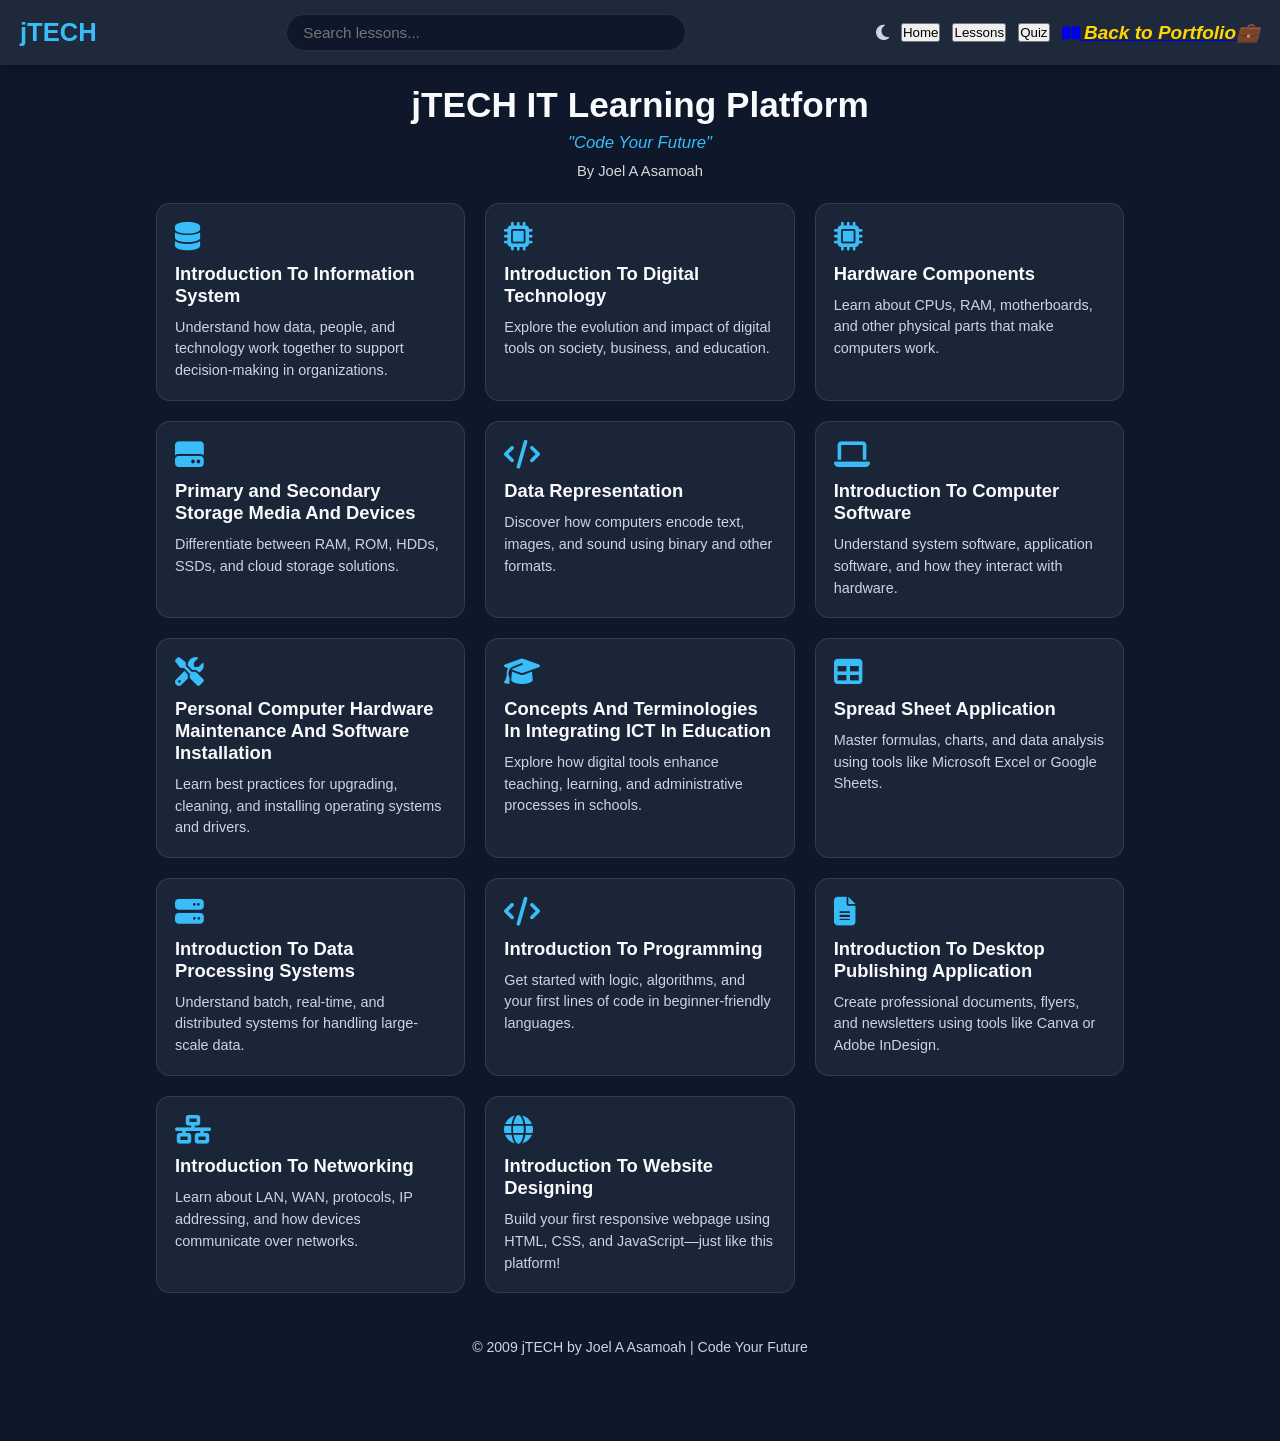
<file: ICT.html>
<!DOCTYPE html>
<html lang="en">
<head>
  <meta charset="UTF-8" />
  <meta name="viewport" content="width=device-width, initial-scale=1.0"/>
  <title>jTECH IT Learning Platform</title>

  <link rel="stylesheet" href="https://cdnjs.cloudflare.com/ajax/libs/font-awesome/6.5.0/css/all.min.css" />
  
  <style>
    :root {
      --bg-primary: #0f172a;
      --bg-secondary: #1e293b;
      --text-primary: #f8fafc;
      --text-secondary: #cbd5e1;
      --accent: #38bdf8;
      --card-bg: rgba(30, 41, 59, 0.85);
      --border: rgba(255,255,255,0.1);
      --success: #10b981;
    }

    .light-mode {
      --bg-primary: #f8fafc;
      --bg-secondary: #e2e8f0;
      --text-primary: #0f172a;
      --text-secondary: #334155;
      --accent: #0ea5e9;
      --card-bg: rgba(255, 255, 255, 0.95);
      --border: rgba(0,0,0,0.1);
      --success: #059669;
    }

    * {
      margin: 0;
      padding: 0;
      box-sizing: border-box;
      font-family: 'Segoe UI', Tahoma, Geneva, Verdana, sans-serif;
    }

    body {
      background: var(--bg-primary);
      color: var(--text-primary);
      transition: background 0.4s, color 0.4s;
      min-height: 100vh;
      padding-bottom: 70px;
      position: relative;
    }

    /* Navbar */
    nav {
      display: flex;
      justify-content: space-between;
      align-items: center;
      padding: 14px 20px;
      background: var(--bg-secondary);
      box-shadow: 0 2px 12px rgba(0,0,0,0.25);
      position: sticky;
      top: 0;
      z-index: 100;
      flex-wrap: wrap;
      gap: 10px;
    }

    .logo {
      font-size: 1.6rem;
      font-weight: bold;
      color: var(--accent);
      display: flex;
      align-items: center;
      gap: 8px;
    }

    .search-box {
      flex: 1;
      max-width: 400px;
      margin: 0 15px;
    }

    .search-box input {
      width: 100%;
      padding: 9px 16px;
      border-radius: 24px;
      border: 1px solid var(--border);
      background: var(--bg-primary);
      color: var(--text-primary);
      outline: none;
      font-size: 0.95rem;
    }

    .nav-right {
      display: flex;
      gap: 12px;
      align-items: center;
      flex-wrap: wrap;
    }

    .theme-toggle, .progress-btn {
      background: none;
      border: none;
      color: var(--text-secondary);
      font-size: 1.1rem;
      cursor: pointer;
      display: flex;
      align-items: center;
      gap: 6px;
    }

    .progress-badge {
      background: var(--accent);
      color: var(--bg-primary);
      font-size: 0.75rem;
      padding: 2px 8px;
      border-radius: 10px;
      font-weight: bold;
    }

    /* Progress Panel */
    #progressPanel {
      position: fixed;
      top: 0;
      left: 0;
      width: 100%;
      height: 100%;
      background: rgba(0,0,0,0.7);
      display: none;
      z-index: 200;
      justify-content: center;
      align-items: center;
    }

    .progress-content {
      background: var(--bg-primary);
      width: 90%;
      max-width: 500px;
      border-radius: 16px;
      padding: 24px;
      border: 1px solid var(--border);
      max-height: 80vh;
      overflow-y: auto;
    }

    .progress-header {
      display: flex;
      justify-content: space-between;
      align-items: center;
      margin-bottom: 20px;
    }

    .close-progress {
      background: none;
      border: none;
      color: var(--text-secondary);
      font-size: 1.3rem;
      cursor: pointer;
    }

    .progress-list {
      display: flex;
      flex-direction: column;
      gap: 12px;
    }

    .progress-item {
      display: flex;
      justify-content: space-between;
      padding: 10px;
      background: var(--card-bg);
      border-radius: 10px;
      font-size: 0.95rem;
    }

    .progress-item.completed {
      color: var(--success);
    }

    /* Certificate Button */
    .cert-btn {
      background: var(--success);
      color: white;
      border: none;
      padding: 12px 20px;
      border-radius: 8px;
      font-weight: bold;
      cursor: pointer;
      margin-top: 20px;
      display: none;
      width: 100%;
    }

    .cert-btn.show {
      display: block;
    }

    /* Main Layout */
    .container {
      max-width: 1000px;
      margin: 20px auto;
      padding: 0 16px;
    }

    header {
      text-align: center;
      margin-bottom: 24px;
    }

    h1 {
      font-size: 2.2rem;
      margin-bottom: 8px;
    }

    .motto {
      color: var(--accent);
      font-style: italic;
      margin-bottom: 10px;
      font-size: 1.05rem;
    }

    .author {
      font-size: 0.92rem;
      opacity: 0.85;
    }

    /* Sections */
    #home, #lessons, #quiz {
      display: none;
    }

    .active {
      display: block !important;
    }

    /* Module Grid */
    .modules-grid {
      display: grid;
      grid-template-columns: repeat(auto-fit, minmax(260px, 1fr));
      gap: 20px;
      margin-top: 16px;
    }

    .module-card {
      background: var(--card-bg);
      border-radius: 14px;
      padding: 18px;
      transition: transform 0.3s ease, box-shadow 0.3s ease;
      opacity: 0;
      transform: translateY(15px);
      border: 1px solid var(--border);
      cursor: pointer;
      position: relative;
    }

    .module-card.completed::after {
      content: "✓";
      position: absolute;
      top: 10px;
      right: 10px;
      background: var(--success);
      color: var(--bg-primary);
      width: 24px;
      height: 24px;
      border-radius: 50%;
      display: flex;
      align-items: center;
      justify-content: center;
      font-weight: bold;
      font-size: 0.8rem;
    }

    .module-card.visible {
      opacity: 1;
      transform: translateY(0);
    }

    .module-card:hover {
      transform: translateY(-5px);
      box-shadow: 0 6px 16px rgba(0,0,0,0.2);
    }

    .module-card i {
      font-size: 1.8rem;
      color: var(--accent);
      margin-bottom: 12px;
    }

    .module-card h2 {
      font-size: 1.15rem;
      margin-bottom: 10px;
    }

    .module-card p {
      font-size: 0.9rem;
      line-height: 1.5;
      color: var(--text-secondary);
    }

    /* Lesson Page */
    .lesson-header {
      display: flex;
      align-items: center;
      justify-content: space-between;
      margin-bottom: 20px;
      flex-wrap: wrap;
      gap: 12px;
    }

    .lesson-header h2 {
      display: flex;
      align-items: center;
      gap: 12px;
    }

    .audio-btn {
      background: var(--accent);
      color: white;
      border: none;
      width: 38px;
      height: 38px;
      border-radius: 50%;
      display: flex;
      align-items: center;
      justify-content: center;
      cursor: pointer;
      font-size: 0.9rem;
    }

    .lesson-image {
      width: 100%;
      height: 200px;
      border-radius: 12px;
      margin: 16px 0;
      background: var(--bg-secondary);
      display: flex;
      align-items: center;
      justify-content: center;
      color: var(--text-secondary);
      font-style: italic;
      font-size: 0.95rem;
    }

    .lesson-content {
      background: var(--card-bg);
      padding: 20px;
      border-radius: 14px;
      line-height: 1.6;
      border: 1px solid var(--border);
      margin-top: 10px;
    }

    .lesson-content p, .lesson-content ul {
      margin-bottom: 14px;
    }

    .back-btn {
      margin-top: 20px;
      padding: 10px 22px;
      border: none;
      border-radius: 8px;
      cursor: pointer;
      font-weight: bold;
      font-size: 1rem;
      background: var(--accent);
      color: white;
    }

    /* Quiz */
    .quiz-container {
      background: var(--card-bg);
      padding: 22px;
      border-radius: 14px;
      border: 1px solid var(--border);
      text-align: center;
    }

    .timer {
      font-size: 1.05rem;
      margin-bottom: 16px;
      color: var(--accent);
      font-weight: bold;
    }

    .quiz-question {
      font-size: 1.2rem;
      margin-bottom: 20px;
      line-height: 1.4;
    }

    .options {
      display: flex;
      flex-direction: column;
      gap: 10px;
      margin-bottom: 20px;
    }

    .option {
      padding: 12px;
      background: rgba(255,255,255,0.08);
      border-radius: 10px;
      cursor: pointer;
      transition: all 0.2s;
      text-align: left;
    }

    .option:hover {
      background: rgba(255,255,255,0.15);
    }

    .option.selected {
      background: var(--accent);
      color: white;
    }

    .quiz-controls {
      margin-top: 10px;
    }

    #submitBtn {
      background: var(--accent);
      color: white;
      padding: 10px 22px;
      border: none;
      border-radius: 8px;
      font-weight: bold;
      cursor: pointer;
      font-size: 1rem;
    }

    #result {
      margin-top: 20px;
      font-size: 1.15rem;
      font-weight: bold;
    }

    /* Mascot */
    #mascot {
      position: fixed;
      bottom: 20px;
      right: 20px;
      width: 90px;
      height: 90px;
      background: url('data:image/svg+xml;utf8,<svg xmlns="http://www.w3.org/2000/svg" viewBox="0 0 100 100"><circle cx="50" cy="40" r="20" fill="%23FFD700"/><circle cx="40" cy="35" r="3" fill="black"/><circle cx="60" cy="35" r="3" fill="black"/><path d="M40 60 Q50 70 60 60" stroke="black" stroke-width="2" fill="none"/><rect x="30" y="70" width="40" height="20" fill="%23FF6347"/><rect x="25" y="70" width="10" height="20" fill="%234682B4"/><rect x="65" y="70" width="10" height="20" fill="%234682B4"/></svg>') no-repeat center;
      background-size: contain;
      z-index: 1000;
      opacity: 0;
      pointer-events: none;
      transform: translateY(0);
      transition: opacity 0.5s, transform 0.5s;
    }

    .dance {
      animation: dance 1.5s infinite alternate;
    }

    @keyframes dance {
      0% { transform: translateY(0) rotate(0deg); }
      100% { transform: translateY(-25px) rotate(10deg); }
    }

    footer {
      text-align: center;
      margin-top: 30px;
      padding: 16px;
      color: var(--text-secondary);
      font-size: 0.88rem;
    }

    /* Mobile */
    @media (max-width: 600px) {
      nav {
        padding: 12px;
        flex-direction: column;
        gap: 12px;
      }
      .logo {
        font-size: 1.4rem;
      }
      .search-box {
        width: 100%;
        max-width: none;
        margin: 10px 0;
      }
      h1 {
        font-size: 1.8rem;
      }
      .modules-grid {
        grid-template-columns: 1fr;
      }
      .lesson-header {
        flex-direction: column;
        align-items: flex-start;
      }
      .cert-btn {
        width: 100%;
      }
    }
  </style>
</head>
<body>
  <!-- Navigation Bar -->
  <nav>
    <div class="logo">jTECH</div>
    <div class="search-box">
      <input type="text" id="searchInput" placeholder="Search lessons...">
    </div>
    <div class="nav-right">
      <button class="theme-toggle" id="themeToggle">
        <i class="fas fa-moon"></i>
      </button>
      <button onclick="showSection('home')">Home</button>
      <button onclick="showSection('lessons')">Lessons</button>
      <button onclick="loadQuiz()">Quiz</button>

      <a href="index.html"> 
        <i class="fas fa-book-open"></i>
        <b><i><span style="font-size:19px; color:gold; text-align:center">Back to Portfolio💼</span></i></b>
      </a>  
    </div>
  </nav>
 
  <!-- Home Section -->
  <div id="home" class="container active">
    <header>
      <h1>jTECH IT Learning Platform</h1>
      <p class="motto">"Code Your Future"</p>
      <p class="author">By Joel A Asamoah</p>
    </header>
    <div class="modules-grid" id="modulesContainer">
      <!-- Modules injected by JS -->
    </div>
  </div>

  <!-- Lessons Section -->
  <div id="lessons" class="container">
    <div class="lesson-header">
      <i class="fas fa-book"></i>
      <h2 id="lessonTitle">Lesson</h2>
    </div>
    <div class="lesson-content" id="lessonContent">
      Select a lesson from the home page.
    </div>
    <button class="back-btn" onclick="showSection('home')">← Back to Modules</button>
  </div>

  <!-- Quiz Section -->
  <div id="quiz" class="container">
    <h2><i class="fas fa-graduation-cap"></i> Quick Quiz</h2>
    <div class="quiz-container">
      <div class="quiz-question" id="quizQuestion">Loading...</div>
      <div class="options" id="quizOptions"></div>
      <div class="quiz-controls">
        <button id="submitBtn" onclick="submitQuiz()">Submit</button>
      </div>
      <div id="result"></div>
    </div>
    <button class="back-btn" onclick="showSection('home')" style="margin-top: 20px;">← Back to Home</button>
  </div>

  <footer>
    <p>© 2009 jTECH by Joel A Asamoah | Code Your Future</p>
  </footer>

  <script>
    // --- Data ---
    const modules = [
      { id: 1, title: "Introduction To Information System", desc: "Understand how data, people, and technology work together to support decision-making in organizations.", icon: "fa-database" },
      { id: 2, title: "Introduction To Digital Technology", desc: "Explore the evolution and impact of digital tools on society, business, and education.", icon: "fa-microchip" },
      { id: 3, title: "Hardware Components", desc: "Learn about CPUs, RAM, motherboards, and other physical parts that make computers work.", icon: "fa-microchip" },
      { id: 4, title: "Primary and Secondary Storage Media And Devices", desc: "Differentiate between RAM, ROM, HDDs, SSDs, and cloud storage solutions.", icon: "fa-hdd" },
      { id: 5, title: "Data Representation", desc: "Discover how computers encode text, images, and sound using binary and other formats.", icon: "fa-code" },
      { id: 6, title: "Introduction To Computer Software", desc: "Understand system software, application software, and how they interact with hardware.", icon: "fa-laptop" },
      { id: 7, title: "Personal Computer Hardware Maintenance And Software Installation", desc: "Learn best practices for upgrading, cleaning, and installing operating systems and drivers.", icon: "fa-tools" },
      { id: 8, title: "Concepts And Terminologies In Integrating ICT In Education", desc: "Explore how digital tools enhance teaching, learning, and administrative processes in schools.", icon: "fa-graduation-cap" },
      { id: 9, title: "Spread Sheet Application", desc: "Master formulas, charts, and data analysis using tools like Microsoft Excel or Google Sheets.", icon: "fa-table" },
      { id: 10, title: "Introduction To Data Processing Systems", desc: "Understand batch, real-time, and distributed systems for handling large-scale data.", icon: "fa-server" },
      { id: 11, title: "Introduction To Programming", desc: "Get started with logic, algorithms, and your first lines of code in beginner-friendly languages.", icon: "fa-code" },
      { id: 12, title: "Introduction To Desktop Publishing Application", desc: "Create professional documents, flyers, and newsletters using tools like Canva or Adobe InDesign.", icon: "fa-file-alt" },
      { id: 13, title: "Introduction To Networking", desc: "Learn about LAN, WAN, protocols, IP addressing, and how devices communicate over networks.", icon: "fa-network-wired" },
      { id: 14, title: "Introduction To Website Designing", desc: "Build your first responsive webpage using HTML, CSS, and JavaScript—just like this platform!", icon: "fa-globe" }
    ];

    const lessons = {
      1: "<p>An <strong>Information System (IS)</strong> is a set of components that collect, process, store, and distribute information to support decision-making. Core components include hardware, software, data, people, and procedures.</p><p>Types include Transaction Processing Systems (TPS), Management Information Systems (MIS), and Decision Support Systems (DSS).</p>",
      2: "<p>Digital technology refers to electronic tools, systems, and devices that generate, store, or process data. Examples: smartphones, cloud computing, AI, IoT. It transforms communication, education, and business by enabling speed, connectivity, and automation.</p>",
      3: "<p>Key hardware components: <strong>CPU</strong> (brain), <strong>RAM</strong> (short-term memory), <strong>Motherboard</strong> (connects all parts), <strong>Power Supply</strong>, <strong>GPU</strong>, and <strong>Storage Drives</strong>.</p>",
      4: "<p><strong>Primary storage</strong> (RAM, cache) is volatile and fast. <strong>Secondary storage</strong> (HDD, SSD, USB, cloud) is non-volatile and used for long-term data retention.</p>",
      5: "<p>Computers represent data in <strong>binary</strong> (0s and 1s). Text uses ASCII/Unicode, images use pixels (RGB), audio uses sampling. Understanding binary, hex, and data units (bits, bytes) is essential.</p>",
      6: "<p><strong>System software</strong> (OS, drivers) manages hardware. <strong>Application software</strong> (browsers, editors) performs user tasks. Both rely on hardware to execute instructions.</p>",
      7: "<p>Hardware maintenance: clean dust, check connections, monitor temperatures. Software installation: use official sources, update drivers, create system restore points. Always back up data first!</p>",
      8: "<p>ICT in education includes digital whiteboards, LMS (e.g., Moodle), e-learning platforms, and assistive tech. Benefits: personalized learning, global collaboration, and resource accessibility.</p>",
      9: "<p>Spreadsheets organize data in rows/columns. Use formulas (SUM, AVERAGE), functions (VLOOKUP), charts, and pivot tables for analysis. Excel and Google Sheets are popular tools.</p>",
      10: "<p>Data processing systems convert raw data into meaningful information. Stages: input → processing → output → storage. Systems can be batch (scheduled) or real-time (instant).</p>",
      11: "<p>Programming involves writing instructions for computers. Start with concepts: variables, loops, conditionals, functions. Languages: Python (beginner-friendly), JavaScript, Java.</p>",
      12: "<p>Desktop publishing (DTP) combines text and graphics to create print/digital media. Tools: Adobe InDesign, Microsoft Publisher, Canva. Key elements: layout, typography, color theory.</p>",
      13: "<p>Networking connects devices to share resources. Key terms: IP address, router, switch, protocol (TCP/IP), bandwidth. Types: LAN (local), WAN (wide), Wi-Fi, Ethernet.</p>",
      14: "<p>Web design uses <strong>HTML</strong> (structure), <strong>CSS</strong> (style), and <strong>JavaScript</strong> (interactivity). Principles: responsiveness, accessibility, user experience (UX).</p>"
    };

    const quizData = [
      { q: "Which component is known as the 'brain' of the computer?", a: "CPU", opts: ["RAM", "Hard Drive", "CPU", "GPU"] },
      { q: "What does RAM stand for?", a: "Random Access Memory", opts: ["Read Access Memory", "Random Access Memory", "Read-Only Memory", "Rapid Access Module"] },
      { q: "Which is a secondary storage device?", a: "SSD", opts: ["Cache", "Registers", "RAM", "SSD"] },
      { q: "What language does a computer understand directly?", a: "Binary", opts: ["Python", "JavaScript", "Binary", "C++"] },
      { q: "Which software manages hardware and software resources?", a: "Operating System", opts: ["Web Browser", "Operating System", "Compiler", "Text Editor"] }
    ];

    // --- DOM Elements ---
    const themeToggle = document.getElementById('themeToggle');
    const searchInput = document.getElementById('searchInput');

    // --- Theme Toggle ---
    themeToggle.addEventListener('click', () => {
      document.body.classList.toggle('light-mode');
      const icon = themeToggle.querySelector('i');
      if (document.body.classList.contains('light-mode')) {
        icon.className = 'fas fa-sun';
      } else {
        icon.className = 'fas fa-moon';
      }
    });

    // --- Navigation ---
    function showSection(sectionId) {
      document.querySelectorAll('div.container').forEach(el => el.classList.remove('active'));
      document.getElementById(sectionId).classList.add('active');
      if (sectionId === 'home') animateCards();
    }

    // --- Module Rendering ---
    function renderModules(list = modules) {
      const container = document.getElementById('modulesContainer');
      container.innerHTML = '';
      list.forEach(module => {
        const card = document.createElement('div');
        card.className = 'module-card';
        card.innerHTML = `
          <i class="fas ${module.icon}"></i>
          <h2>${module.title}</h2>
          <p>${module.desc}</p>
        `;
        card.onclick = () => loadLesson(module.id);
        container.appendChild(card);
      });
    }

    // --- Lesson Loading ---
    function loadLesson(id) {
      const module = modules.find(m => m.id === id);
      document.getElementById('lessonTitle').textContent = module.title;
      document.getElementById('lessonContent').innerHTML = lessons[id] || "<p>Lesson content coming soon!</p>";
      showSection('lessons');
    }

    // --- Search ---
    searchInput.addEventListener('input', (e) => {
      const term = e.target.value.toLowerCase();
      if (!term) {
        renderModules();
        return;
      }
      const filtered = modules.filter(m => m.title.toLowerCase().includes(term) || m.desc.toLowerCase().includes(term));
      renderModules(filtered);
    });

    // --- Animations ---
    function animateCards() {
      setTimeout(() => {
        const observer = new IntersectionObserver((entries) => {
          entries.forEach(entry => {
            if (entry.isIntersecting) entry.target.classList.add('visible');
          });
        }, { threshold: 0.1 });
        document.querySelectorAll('.module-card').forEach(card => observer.observe(card));
      }, 100);
    }

    // --- Quiz System ---
    let currentQuestion = 0;
    let userAnswers = [];
    let score = 0;

    function loadQuiz() {
      currentQuestion = 0;
      userAnswers = [];
      score = 0;
      document.getElementById('result').textContent = '';
      showSection('quiz');
      showQuestion();
    }

    function showQuestion() {
      const q = quizData[currentQuestion];
      document.getElementById('quizQuestion').textContent = q.q;
      const optionsEl = document.getElementById('quizOptions');
      optionsEl.innerHTML = '';
      q.opts.forEach((opt, i) => {
        const div = document.createElement('div');
        div.className = 'option';
        div.textContent = opt;
        div.onclick = () => selectOption(div, opt);
        optionsEl.appendChild(div);
      });
      document.getElementById('submitBtn').textContent = currentQuestion === quizData.length - 1 ? "Finish" : "Next";
    }

    function selectOption(el, answer) {
      document.querySelectorAll('.option').forEach(o => o.classList.remove('selected'));
      el.classList.add('selected');
      userAnswers[currentQuestion] = answer;
    }

    function submitQuiz() {
      if (userAnswers[currentQuestion] === undefined) {
        alert("Please select an answer!");
        return;
      }

      if (currentQuestion < quizData.length - 1) {
        currentQuestion++;
        showQuestion();
      } else {
        // Grade
        score = 0;
        quizData.forEach((q, i) => {
          if (userAnswers[i] === q.a) score++;
        });
        const percent = Math.round((score / quizData.length) * 100);
        document.getElementById('result').innerHTML = `
          <p>Your Score: ${score}/${quizData.length} (${percent}%)</p>
          <p style="color: ${percent >= 70 ? 'lightgreen' : 'orange'};">
            ${percent >= 70 ? 'Great job! 🎉' : 'Keep studying—you’ll get it! 💪'}
          </p>
        `;
      }
    }

    // --- Initialize ---
    renderModules();
    animateCards();
  </script>
</body>
</html>
</file>
